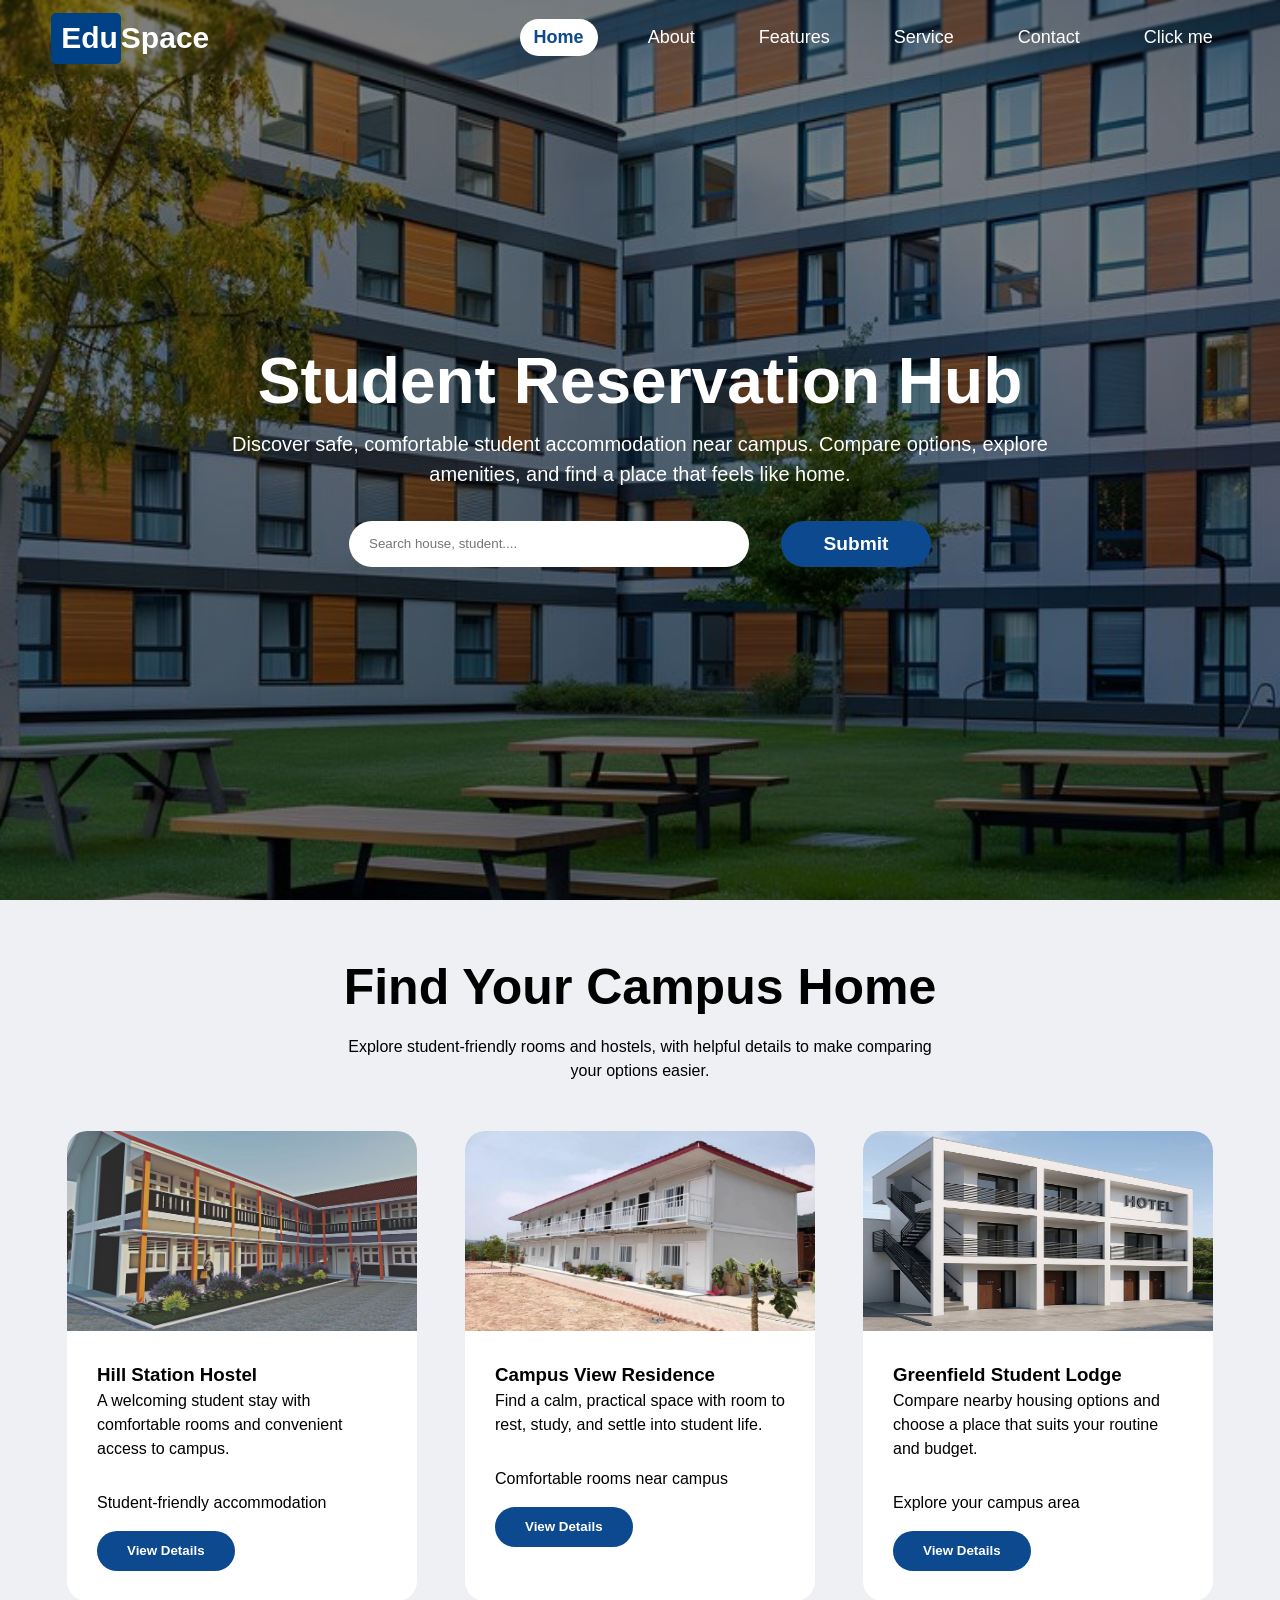
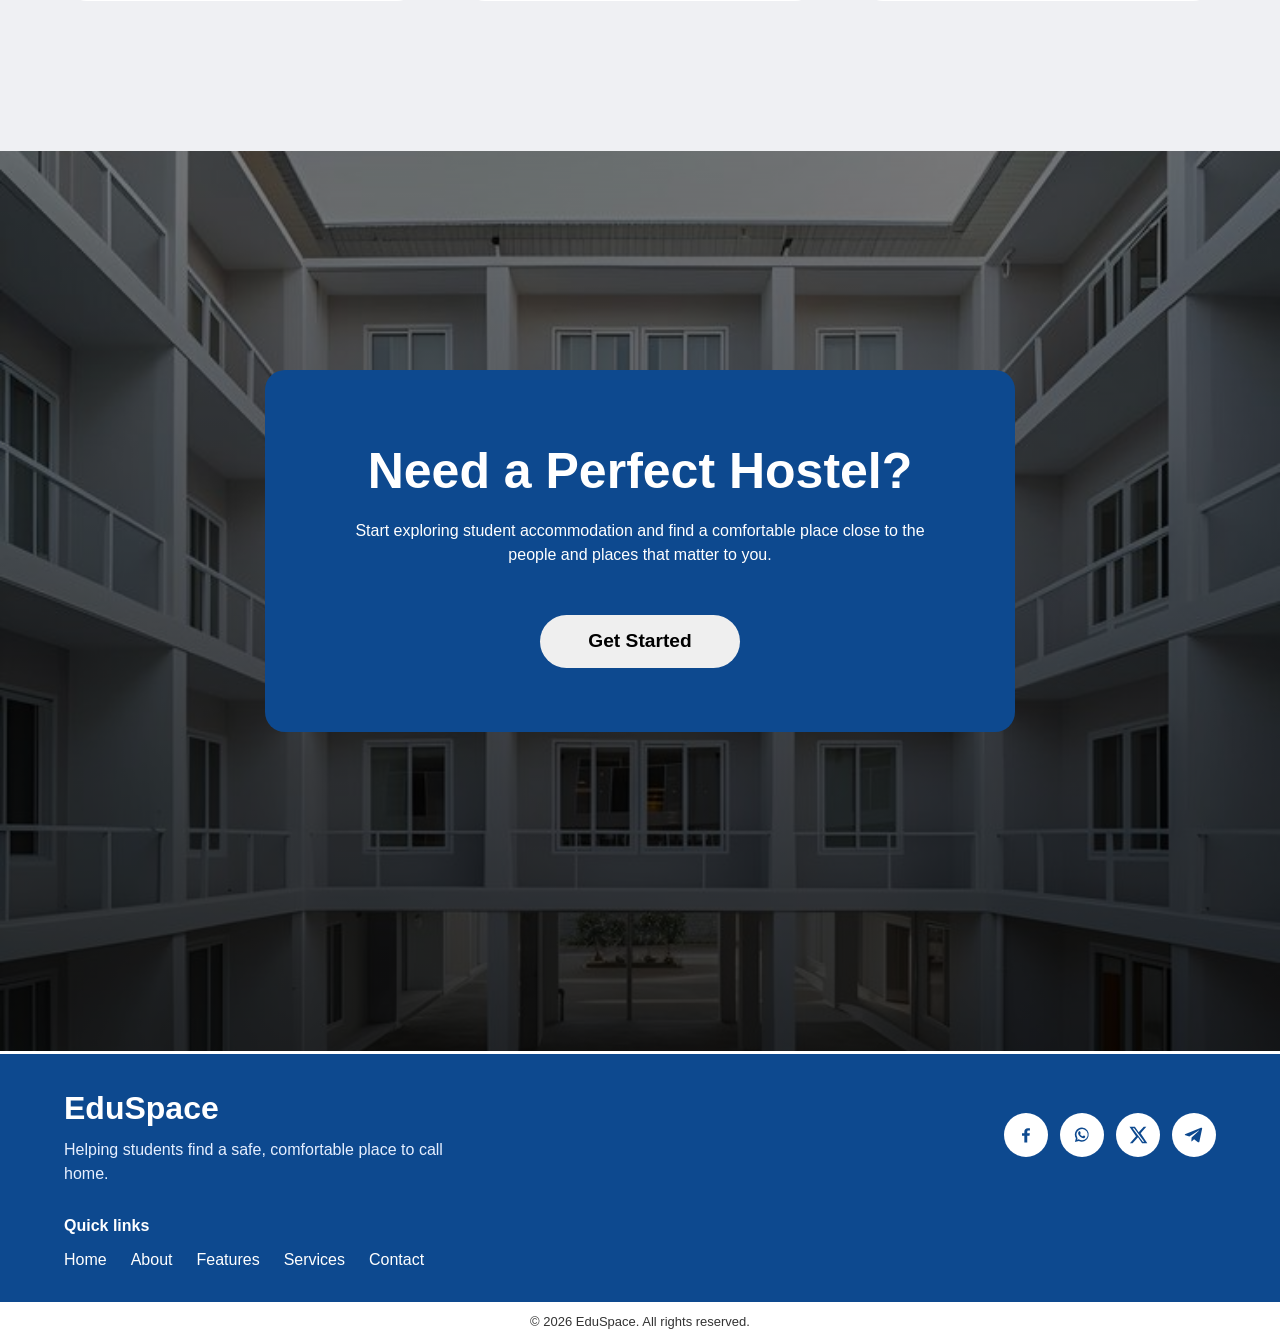
<file: index.html>
<!doctype html>
<html lang="en">
  <head>
    <meta charset="UTF-8" />
    <meta name="viewport" content="width=device-width, initial-scale=1.0" />
    <link rel="stylesheet" href="/styles/style.css" />
    <link rel="stylesheet" href="/styles/responsiveness/large_screen.css" />
    <link rel="stylesheet" href="/styles/responsiveness/small_screen.css" />
    <link rel="stylesheet" href="/styles/responsiveness/home.css" />
    <title>Assignment 1</title>
  </head>
  <body class="home-page">
    <header>
      <nav>
        <div class="logo"><span class="logo-half">Edu</span>Space</div>
        <!-- <div class="logo"><a href="./index.html">EduSpace</a></div> -->
        <input class="menu-checkbox" type="checkbox" id="menu-toggle" />
        <label
          class="menu-toggle"
          for="menu-toggle"
          aria-label="Toggle navigation"
        >
          <span></span>
          <span></span>
          <span></span>
        </label>

        <ul>
          <li><a href="index.html" aria-current="page">Home</a></li>
          <li><a href="/pages/about.html">About</a></li>
          <li><a href="/pages/features.html">Features</a></li>
          <li><a href="/pages/services.html">Service</a></li>
          <li><a href="/pages/contact.html">Contact</a></li>

          <li><a href="rex.html">Click me</a></li>
        </ul>
      </nav>
    </header>

    <section class="hero">
      <div class="bg-layer">
        <div class="hero-content">
          <div class="hero-text">
            <h1 class="h1-text">Student Reservation Hub</h1>
            <p class="p-text">
              Discover safe, comfortable student accommodation near campus.
              Compare options, explore amenities, and find a place that feels
              like home.
            </p>
          </div>

          <div class="input-container">
            <input type="text" placeholder="Search house, student...." />
            <button>Submit</button>
          </div>
          <!-- <div class="availability-box">
          <div class="availability-box-content">
            <div class="text">
              <p>Make your next move with confidence.</p>
              <h3>Find a place to call home.</h3>
            </div>
            <div class="input-box">
              <input type="date" name="" id="" />
              <input type="date" name="" id="" />
            </div>
            <div class="check-btn-container">
              <button type="submit" class="check-btn">Submit</button>
            </div>
          </div>
        </div> -->
        </div>
      </div>
    </section>

    <section class="house-listing">
      <div class="section-container">
        <div class="section-header">
          <h2 class="h2-text">Find Your Campus Home</h2>
          <p class="p-text">
            Explore student-friendly rooms and hostels, with helpful details to
            make comparing your options easier.
          </p>
        </div>

        <!-- The Popover Modal Component -->
        <div id="hostel-popover" popover>
          <div class="popover-container">
            <!-- Left Column: Image -->
            <div class="popover-media">
              <img
                src="assets/images/image10.jpeg"
                alt="Hill Station Hostel Exterior"
              />
            </div>

            <!-- Right Column: Text & Content -->
            <div class="popover-content">
              <div class="popover-header">
                <h2>Hill Station Hostel</h2>
                <div class="rating">⭐ 4.8 / 5.0</div>
              </div>

              <p class="popover-description">
                Enjoy a welcoming place to study and relax, with convenient
                campus access, comfortable rooms, and useful shared amenities.
              </p>

              <div class="popover-footer">
                <!-- Close Button -->
                <button
                  popovertarget="hostel-popover"
                  popovertargetaction="hide"
                  class="close-btn"
                >
                  Close
                </button>
              </div>
            </div>
          </div>
        </div>

        <div class="listing-card-container">
          <div class="card">
            <div class="card-img">
              <img src="assets/images/image4.jpeg" alt="" />
            </div>
            <div class="card-bottom-content">
              <div class="card-header">
                <h3 class="h3-text">Hill Station Hostel</h3>
              </div>
              <div class="card-par">
                <p>
                  A welcoming student stay with comfortable rooms and convenient
                  access to campus.
                </p>
              </div>

              <div class="card-footer">
                <p>Student-friendly accommodation</p>
                <button popovertarget="hostel-popover">View Details</button>
              </div>
            </div>
          </div>

          <div class="card">
            <div class="card-img">
              <img src="assets/images/image7.jpeg" alt="" />
            </div>
            <div class="card-bottom-content">
              <div class="card-header">
                <h3 class="h3-text">Campus View Residence</h3>
              </div>
              <div class="card-par">
                <p>
                  Find a calm, practical space with room to rest, study, and
                  settle into student life.
                </p>
              </div>

              <div class="card-footer">
                <p>Comfortable rooms near campus</p>
                <button>View Details</button>
              </div>
            </div>
          </div>
          <div class="card">
            <div class="card-img">
              <img src="assets/images/image3.jpeg" alt="" />
            </div>
            <div class="card-bottom-content">
              <div class="card-header">
                <h3 class="h3-text">Greenfield Student Lodge</h3>
              </div>
              <div class="card-par">
                <p>
                  Compare nearby housing options and choose a place that suits
                  your routine and budget.
                </p>
              </div>

              <div class="card-footer">
                <p>Explore your campus area</p>
                <button>View Details</button>
              </div>
            </div>
          </div>
        </div>
      </div>
    </section>

    <!-- CTA Section -->
    <section class="cta-section">
      <div class="section-container">
        <div class="cta-container">
          <div class="section-header">
            <h2 class="h2-text">Need a Perfect Hostel?</h2>
            <p class="p-text">
              Start exploring student accommodation and find a comfortable place
              close to the people and places that matter to you.
            </p>
          </div>
          <div class="input-container">
            <!-- <input type="text" placeholder="Search house, student...." /> -->
            <button>Get Started</button>
          </div>
        </div>
      </div>
    </section>

    <!-- Footer section -->
    <footer>
      <div class="footer-container">
        <div class="footer-head">
          <div class="footer-brand">
            <h1>EduSpace</h1>
            <p>Helping students find a safe, comfortable place to call home.</p>
          </div>
          <div class="sm-icons">
            <ul>
              <a
                href="https://www.facebook.com/"
                target="_blank"
                rel="noopener noreferrer"
                aria-label="Visit Facebook"
              >
                <li>
                  <svg viewBox="0 0 24 24" aria-hidden="true">
                    <path
                      d="M13.5 21v-8h2.7l.4-3h-3.1V8.1c0-.9.3-1.5 1.6-1.5h1.6V3.9c-.3 0-1.3-.1-2.5-.1-2.5 0-4.2 1.5-4.2 4.3V10H7.2v3h2.8v8h3.5z"
                    />
                  </svg>
                </li>
              </a>
              <a
                href="https://www.whatsapp.com/"
                target="_blank"
                rel="noopener noreferrer"
                aria-label="Visit WhatsApp"
              >
                <li>
                  <svg viewBox="0 0 24 24" aria-hidden="true">
                    <path
                      d="M12 3a8.5 8.5 0 0 0-7.3 12.9L3.5 20.5l4.7-1.2A8.5 8.5 0 1 0 12 3zm0 15.4a6.8 6.8 0 0 1-3.5-1l-.3-.2-2.1.6.6-2-.2-.3A6.8 6.8 0 1 1 12 18.4zm3.7-5.1c-.2-.1-1.2-.6-1.4-.6s-.3-.1-.5.1-.5.6-.7.7-.2.2-.4.1a5.6 5.6 0 0 1-1.7-1.1 6.3 6.3 0 0 1-1.2-1.5c-.1-.2 0-.3.1-.4l.3-.4.2-.3c.1-.1 0-.3 0-.4s-.5-1.2-.7-1.6-.4-.3-.5-.3h-.4c-.1 0-.4.1-.6.3s-.8.8-.8 1.9.8 2.2.9 2.4a9.1 9.1 0 0 0 3.5 3.1c.5.2.9.4 1.2.4.5.2 1 .1 1.4.1s1.2-.5 1.3-1 .2-1 .1-1.1-.2-.2-.4-.3z"
                    />
                  </svg>
                </li>
              </a>
              <a
                href="https://x.com/"
                target="_blank"
                rel="noopener noreferrer"
                aria-label="Visit X"
              >
                <li>
                  <svg viewBox="0 0 24 24" aria-hidden="true">
                    <path
                      d="M18.9 2H22l-6.8 7.8L23.2 22h-6.3L12 14.6 5.5 22H2.3l7.3-8.4L1.8 2h6.5l4.5 6.8L18.9 2zm-1.1 18h1.7L7.3 3.9H5.5L17.8 20z"
                    />
                  </svg>
                </li>
              </a>
              <a
                href="https://telegram.org/"
                target="_blank"
                rel="noopener noreferrer"
                aria-label="Visit Telegram"
              >
                <li>
                  <svg viewBox="0 0 24 24" aria-hidden="true">
                    <path
                      d="m21.8 4.2-3.3 15.5c-.2 1.1-.8 1.4-1.7.9l-4.7-3.5-2.3 2.2c-.3.3-.5.5-1 .5l.3-4.8 8.8-8c.4-.3-.1-.5-.6-.2L6.4 13.7l-4.7-1.5c-1-.3-1-1 .2-1.5L20.3 3.4c.9-.3 1.7.2 1.5.8z"
                    />
                  </svg>
                </li>
              </a>
            </ul>
          </div>
        </div>
        <nav class="footer-links" aria-label="Quick links">
          <h2>Quick links</h2>
          <ul>
            <li><a href="/index.html">Home</a></li>
            <li><a href="/pages/about.html">About</a></li>
            <li><a href="/pages/features.html">Features</a></li>
            <li><a href="/pages/services.html">Services</a></li>
            <li><a href="/pages/contact.html">Contact</a></li>
          </ul>
        </nav>
      </div>
      <div class="footer-copy">&copy; 2026 EduSpace. All rights reserved.</div>
    </footer>
  </body>
</html>
</file>
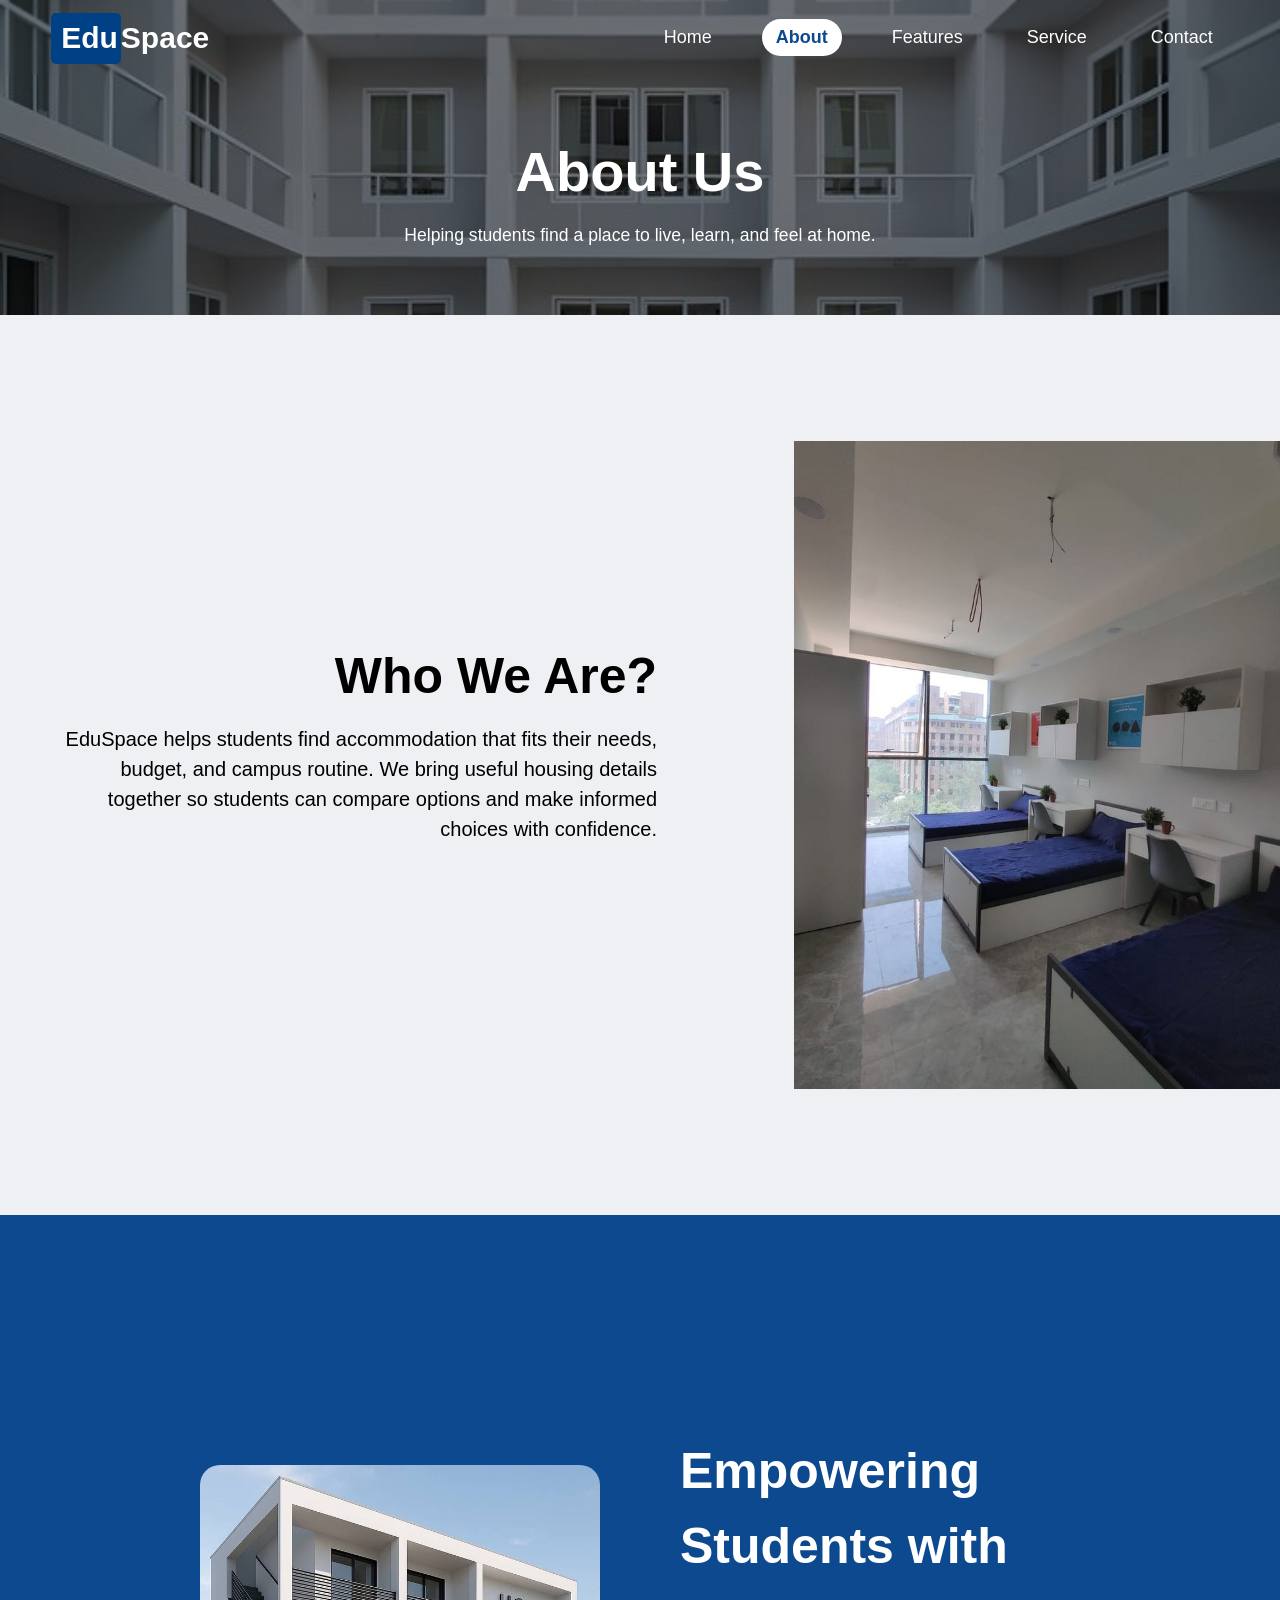
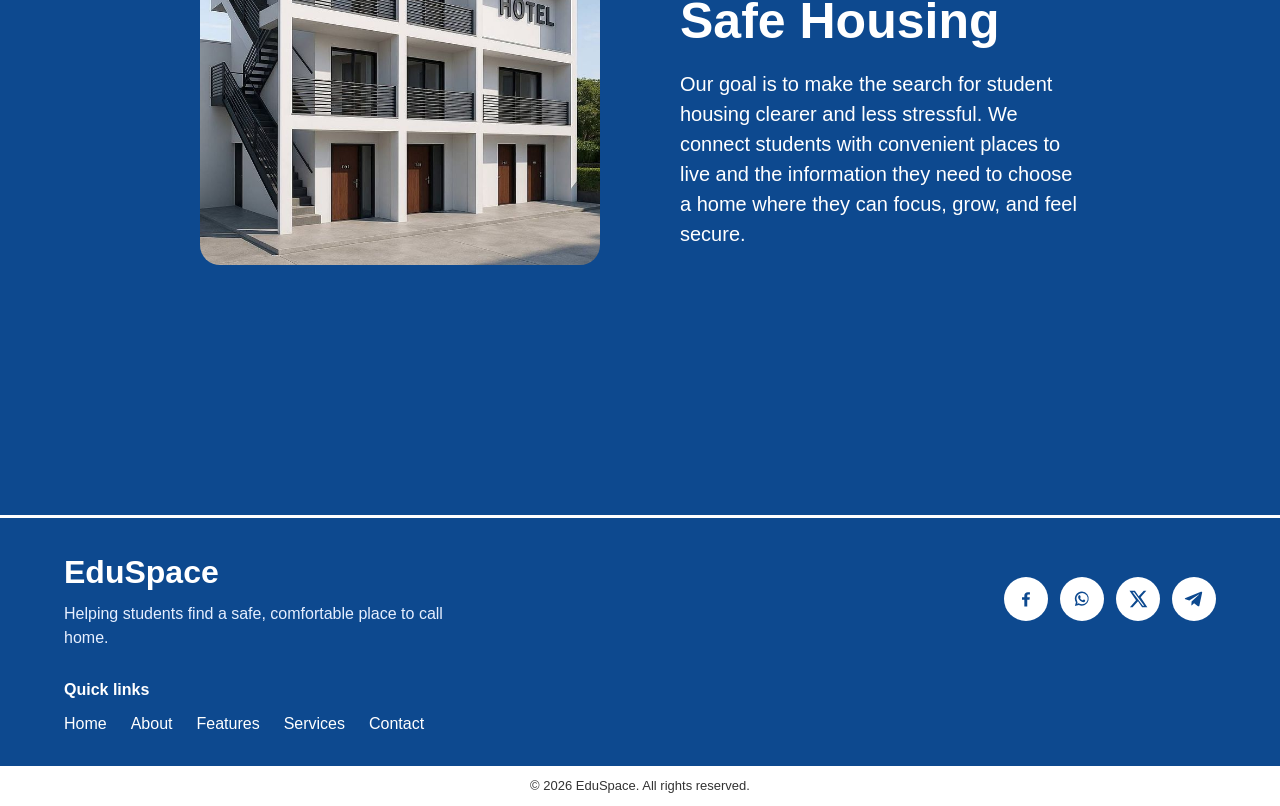
<file: pages/about.html>
<!doctype html>
<html lang="en">
  <head>
    <meta charset="UTF-8" />
    <meta name="viewport" content="width=device-width, initial-scale=1.0" />
    <link rel="stylesheet" href="/styles/style.css" />
    <link rel="stylesheet" href="/styles/about.css" />
    <link rel="stylesheet" href="/styles/responsiveness/large_screen.css" />
    <link rel="stylesheet" href="/styles/responsiveness/small_screen.css">
    <link rel="stylesheet" href="/styles/responsiveness/about.css" />

    <title>About Page</title>
  </head>
  <body class="interior-page">
    <header>
      <nav>
        <div class="logo"><span class="logo-half">Edu</span>Space</div>
        <input class="menu-checkbox" type="checkbox" id="menu-toggle" />
        <label class="menu-toggle" for="menu-toggle" aria-label="Toggle navigation">
          <span></span>
          <span></span>
          <span></span>
        </label>

        <ul>
          <li><a href="/index.html">Home</a></li>
          <li><a href="/pages/about.html" aria-current="page">About</a></li>
          <li><a href="/pages/features.html">Features</a></li>
          <li><a href="/pages/services.html">Service</a></li>
          <li><a href="/pages/contact.html">Contact</a></li>
        </ul>
      </nav>
    </header>

    <section class="about-hero">
      <div class="bg-layer">
        <div class="hero-content">
          <div class="hero-text">
            <h1 class="h1-text">About Us</h1>
            <p>Helping students find a place to live, learn, and feel at home.</p>
          </div>
        </div>
      </div>
    </section>

    <!-- about us section -->
    <section class="about-us about">
      <div class="section-container">
        <div class="section-header">
          <h2 class="h2-text">Who We Are?</h2>
          <p class="p-text">
            EduSpace helps students find accommodation that fits their needs,
            budget, and campus routine. We bring useful housing details together
            so students can compare options and make informed choices with
            confidence.
          </p>
        </div>
        <div class="about-img-container">
          <img src="/assets/images/image9.jpeg" alt="" />
        </div>
      </div>
    </section>

    <!-- Mission section -->
    <section class="about-us mission">
      <div class="section-container">
        <div class="about-img-container">
          <img src="/assets/images/image3.jpeg" alt="" />
        </div>
        <div class="section-header">
          <h2 class="h2-text">Empowering Students with Safe Housing</h2>
          <p class="p-text">
            Our goal is to make the search for student housing clearer and less
            stressful. We connect students with convenient places to live and
            the information they need to choose a home where they can focus,
            grow, and feel secure.
          </p>
        </div>
       
      </div>
    </section>

    <!-- Footer section -->
    <footer>
      <div class="footer-container">
        <div class="footer-head">
          <div class="footer-brand">
            <h1>EduSpace</h1>
            <p>Helping students find a safe, comfortable place to call home.</p>
          </div>
          <div class="sm-icons">
            <ul>
              <a href="https://www.facebook.com/" target="_blank" rel="noopener noreferrer" aria-label="Visit Facebook">
                <li>
                  <svg viewBox="0 0 24 24" aria-hidden="true"><path d="M13.5 21v-8h2.7l.4-3h-3.1V8.1c0-.9.3-1.5 1.6-1.5h1.6V3.9c-.3 0-1.3-.1-2.5-.1-2.5 0-4.2 1.5-4.2 4.3V10H7.2v3h2.8v8h3.5z"/></svg>
                </li>
              </a>
              <a href="https://www.whatsapp.com/" target="_blank" rel="noopener noreferrer" aria-label="Visit WhatsApp">
                <li>
                  <svg viewBox="0 0 24 24" aria-hidden="true"><path d="M12 3a8.5 8.5 0 0 0-7.3 12.9L3.5 20.5l4.7-1.2A8.5 8.5 0 1 0 12 3zm0 15.4a6.8 6.8 0 0 1-3.5-1l-.3-.2-2.1.6.6-2-.2-.3A6.8 6.8 0 1 1 12 18.4zm3.7-5.1c-.2-.1-1.2-.6-1.4-.6s-.3-.1-.5.1-.5.6-.7.7-.2.2-.4.1a5.6 5.6 0 0 1-1.7-1.1 6.3 6.3 0 0 1-1.2-1.5c-.1-.2 0-.3.1-.4l.3-.4.2-.3c.1-.1 0-.3 0-.4s-.5-1.2-.7-1.6-.4-.3-.5-.3h-.4c-.1 0-.4.1-.6.3s-.8.8-.8 1.9.8 2.2.9 2.4a9.1 9.1 0 0 0 3.5 3.1c.5.2.9.4 1.2.4.5.2 1 .1 1.4.1s1.2-.5 1.3-1 .2-1 .1-1.1-.2-.2-.4-.3z"/></svg>
                </li>
              </a>
              <a href="https://x.com/" target="_blank" rel="noopener noreferrer" aria-label="Visit X">
                <li>
                  <svg viewBox="0 0 24 24" aria-hidden="true"><path d="M18.9 2H22l-6.8 7.8L23.2 22h-6.3L12 14.6 5.5 22H2.3l7.3-8.4L1.8 2h6.5l4.5 6.8L18.9 2zm-1.1 18h1.7L7.3 3.9H5.5L17.8 20z"/></svg>
                </li>
              </a>
              <a href="https://telegram.org/" target="_blank" rel="noopener noreferrer" aria-label="Visit Telegram">
                <li>
                  <svg viewBox="0 0 24 24" aria-hidden="true"><path d="m21.8 4.2-3.3 15.5c-.2 1.1-.8 1.4-1.7.9l-4.7-3.5-2.3 2.2c-.3.3-.5.5-1 .5l.3-4.8 8.8-8c.4-.3-.1-.5-.6-.2L6.4 13.7l-4.7-1.5c-1-.3-1-1 .2-1.5L20.3 3.4c.9-.3 1.7.2 1.5.8z"/></svg>
                </li>
              </a>
            </ul>
          </div>
        </div>
        <nav class="footer-links" aria-label="Quick links">
          <h2>Quick links</h2>
          <ul>
            <li><a href="/index.html">Home</a></li>
            <li><a href="/pages/about.html">About</a></li>
            <li><a href="/pages/features.html">Features</a></li>
            <li><a href="/pages/services.html">Services</a></li>
            <li><a href="/pages/contact.html">Contact</a></li>
          </ul>
        </nav>
      </div>
      <div class="footer-copy">&copy; 2026 EduSpace. All rights reserved.</div>
    </footer>
  </body>
</html>
</file>
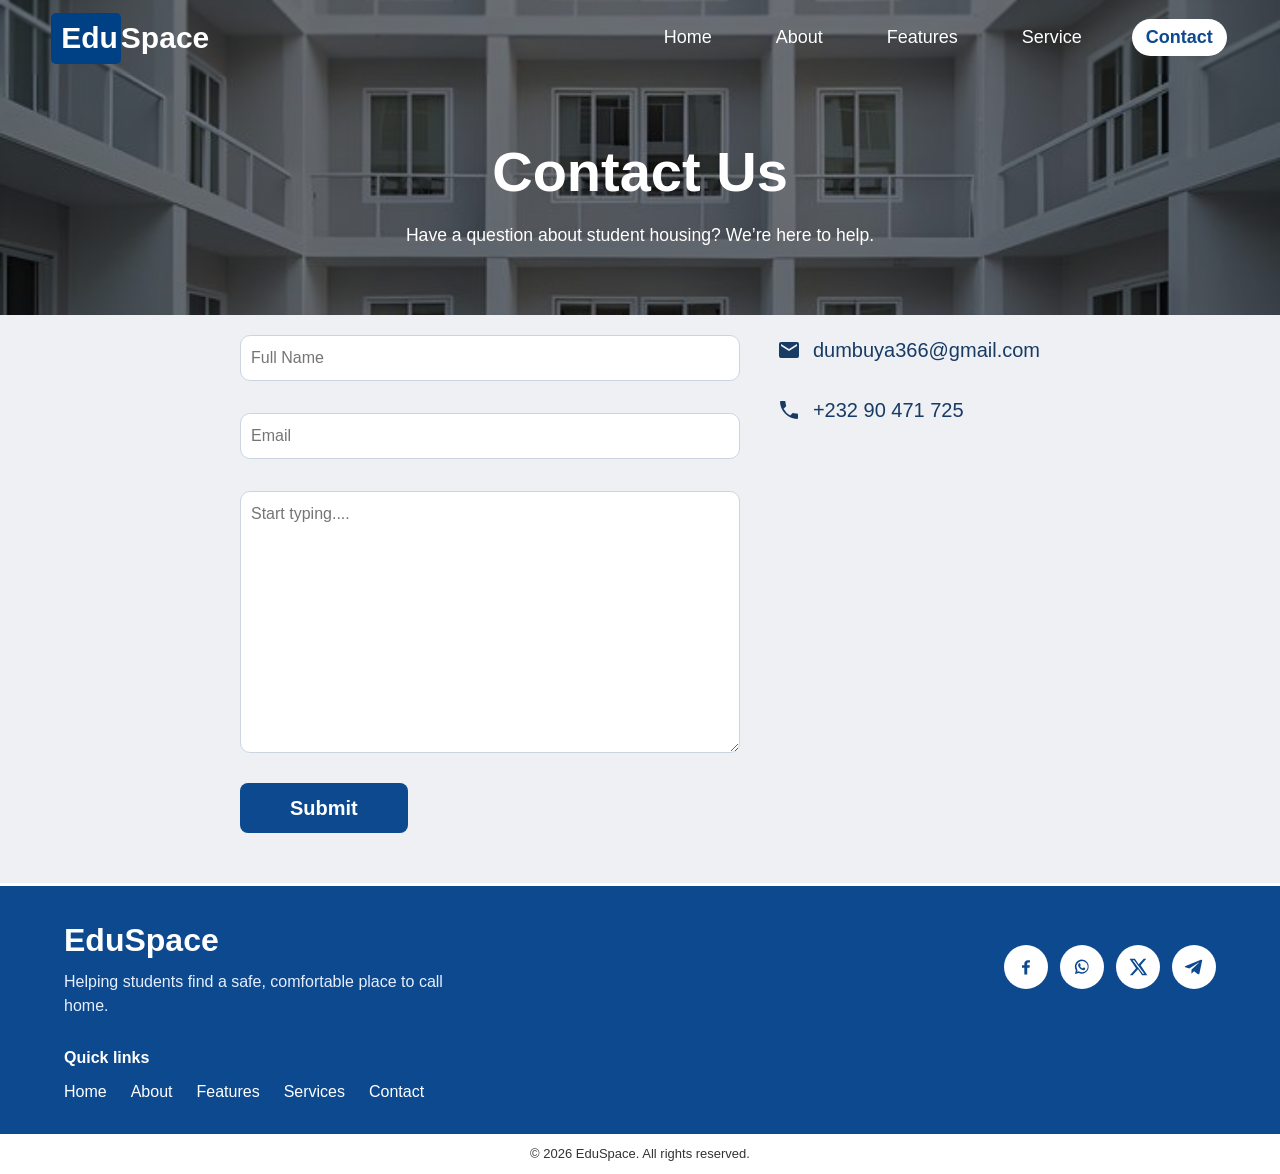
<file: pages/contact.html>
<!doctype html>
<html lang="en">
  <head>
    <meta charset="UTF-8" />
    <meta name="viewport" content="width=device-width, initial-scale=1.0" />
    <link rel="stylesheet" href="/styles/style.css" />
    <link rel="stylesheet" href="/styles/contact.css" />
    <link rel="stylesheet" href="/styles/responsiveness/large_screen.css" />
    <link rel="stylesheet" href="/styles/responsiveness/small_screen.css" />
    <link rel="stylesheet" href="/styles/responsiveness/contact.css" />
    <title>Contact Page</title>
  </head>
  <body class="interior-page">
    <header>
      <nav>
        <div class="logo"><span class="logo-half">Edu</span>Space</div>
        <input class="menu-checkbox" type="checkbox" id="menu-toggle" />
        <label
          class="menu-toggle"
          for="menu-toggle"
          aria-label="Toggle navigation"
        >
          <span></span>
          <span></span>
          <span></span>
        </label>

        <ul>
          <li><a href="index.html">Home</a></li>
          <li><a href="/pages/about.html">About</a></li>
          <li><a href="/pages/features.html">Features</a></li>
          <li><a href="/pages/services.html">Service</a></li>
          <li><a href="/pages/contact.html" aria-current="page">Contact</a></li>
        </ul>
      </nav>
    </header>

    <section class="contact-hero">
      <div class="hero-content">
        <div class="hero-text">
          <h1>Contact Us</h1>
          <p>Have a question about student housing? We’re here to help.</p>
        </div>
      </div>
    </section>

    <section class="contact-section">
      <div class="section-container">
        <div class="contact-body-content">
          <div class="form-left-content">
            <form action="" method="post">
              <input type="text" name="" id="" placeholder="Full Name" />
              <input type="email" name="" id="" placeholder="Email" />
              <textarea
                name=""
                id=""
                rows="10px"
                placeholder="Start typing...."
              ></textarea>
            </form>
            <button>Submit</button>
          </div>

          <div class="form-right-content">
            <ul>
              <li>
                <svg viewBox="0 0 24 24" aria-hidden="true">
                  <path d="M20 4H4a2 2 0 0 0-2 2v12a2 2 0 0 0 2 2h16a2 2 0 0 0 2-2V6a2 2 0 0 0-2-2zm0 4-8 5-8-5V6l8 5 8-5v2z" />
                </svg>
                <a href="mailto:dumbuya366@gmail.com">dumbuya366@gmail.com</a>
              </li>
              <li>
                <svg viewBox="0 0 24 24" aria-hidden="true">
                  <path d="M6.6 10.8a15.1 15.1 0 0 0 6.6 6.6l2.2-2.2a1 1 0 0 1 1-.2 11.4 11.4 0 0 0 3.6.6 1 1 0 0 1 1 1V20a1 1 0 0 1-1 1A17.9 17.9 0 0 1 3 4a1 1 0 0 1 1-1h3.5a1 1 0 0 1 1 1 11.4 11.4 0 0 0 .6 3.6 1 1 0 0 1-.2 1z" />
                </svg>
                <a href="tel:+23290471725">+232 90 471 725</a>
              </li>
            </ul>
          </div>
        </div>
      </div>
    </section>

    <!-- Footer section -->
    <footer>
      <div class="footer-container">
        <div class="footer-head">
          <div class="footer-brand">
            <h1>EduSpace</h1>
            <p>Helping students find a safe, comfortable place to call home.</p>
          </div>
          <div class="sm-icons">
            <ul>
              <a href="https://www.facebook.com/" target="_blank" rel="noopener noreferrer" aria-label="Visit Facebook">
                <li>
                  <svg viewBox="0 0 24 24" aria-hidden="true"><path d="M13.5 21v-8h2.7l.4-3h-3.1V8.1c0-.9.3-1.5 1.6-1.5h1.6V3.9c-.3 0-1.3-.1-2.5-.1-2.5 0-4.2 1.5-4.2 4.3V10H7.2v3h2.8v8h3.5z"/></svg>
                </li>
              </a>
              <a href="https://www.whatsapp.com/" target="_blank" rel="noopener noreferrer" aria-label="Visit WhatsApp">
                <li>
                  <svg viewBox="0 0 24 24" aria-hidden="true"><path d="M12 3a8.5 8.5 0 0 0-7.3 12.9L3.5 20.5l4.7-1.2A8.5 8.5 0 1 0 12 3zm0 15.4a6.8 6.8 0 0 1-3.5-1l-.3-.2-2.1.6.6-2-.2-.3A6.8 6.8 0 1 1 12 18.4zm3.7-5.1c-.2-.1-1.2-.6-1.4-.6s-.3-.1-.5.1-.5.6-.7.7-.2.2-.4.1a5.6 5.6 0 0 1-1.7-1.1 6.3 6.3 0 0 1-1.2-1.5c-.1-.2 0-.3.1-.4l.3-.4.2-.3c.1-.1 0-.3 0-.4s-.5-1.2-.7-1.6-.4-.3-.5-.3h-.4c-.1 0-.4.1-.6.3s-.8.8-.8 1.9.8 2.2.9 2.4a9.1 9.1 0 0 0 3.5 3.1c.5.2.9.4 1.2.4.5.2 1 .1 1.4.1s1.2-.5 1.3-1 .2-1 .1-1.1-.2-.2-.4-.3z"/></svg>
                </li>
              </a>
              <a href="https://x.com/" target="_blank" rel="noopener noreferrer" aria-label="Visit X">
                <li>
                  <svg viewBox="0 0 24 24" aria-hidden="true"><path d="M18.9 2H22l-6.8 7.8L23.2 22h-6.3L12 14.6 5.5 22H2.3l7.3-8.4L1.8 2h6.5l4.5 6.8L18.9 2zm-1.1 18h1.7L7.3 3.9H5.5L17.8 20z"/></svg>
                </li>
              </a>
              <a href="https://telegram.org/" target="_blank" rel="noopener noreferrer" aria-label="Visit Telegram">
                <li>
                  <svg viewBox="0 0 24 24" aria-hidden="true"><path d="m21.8 4.2-3.3 15.5c-.2 1.1-.8 1.4-1.7.9l-4.7-3.5-2.3 2.2c-.3.3-.5.5-1 .5l.3-4.8 8.8-8c.4-.3-.1-.5-.6-.2L6.4 13.7l-4.7-1.5c-1-.3-1-1 .2-1.5L20.3 3.4c.9-.3 1.7.2 1.5.8z"/></svg>
                </li>
              </a>
            </ul>
          </div>
        </div>
        <nav class="footer-links" aria-label="Quick links">
          <h2>Quick links</h2>
          <ul>
            <li><a href="/index.html">Home</a></li>
            <li><a href="/pages/about.html">About</a></li>
            <li><a href="/pages/features.html">Features</a></li>
            <li><a href="/pages/services.html">Services</a></li>
            <li><a href="/pages/contact.html">Contact</a></li>
          </ul>
        </nav>
      </div>
      <div class="footer-copy">&copy; 2026 EduSpace. All rights reserved.</div>
    </footer>
  </body>
</html>
</file>
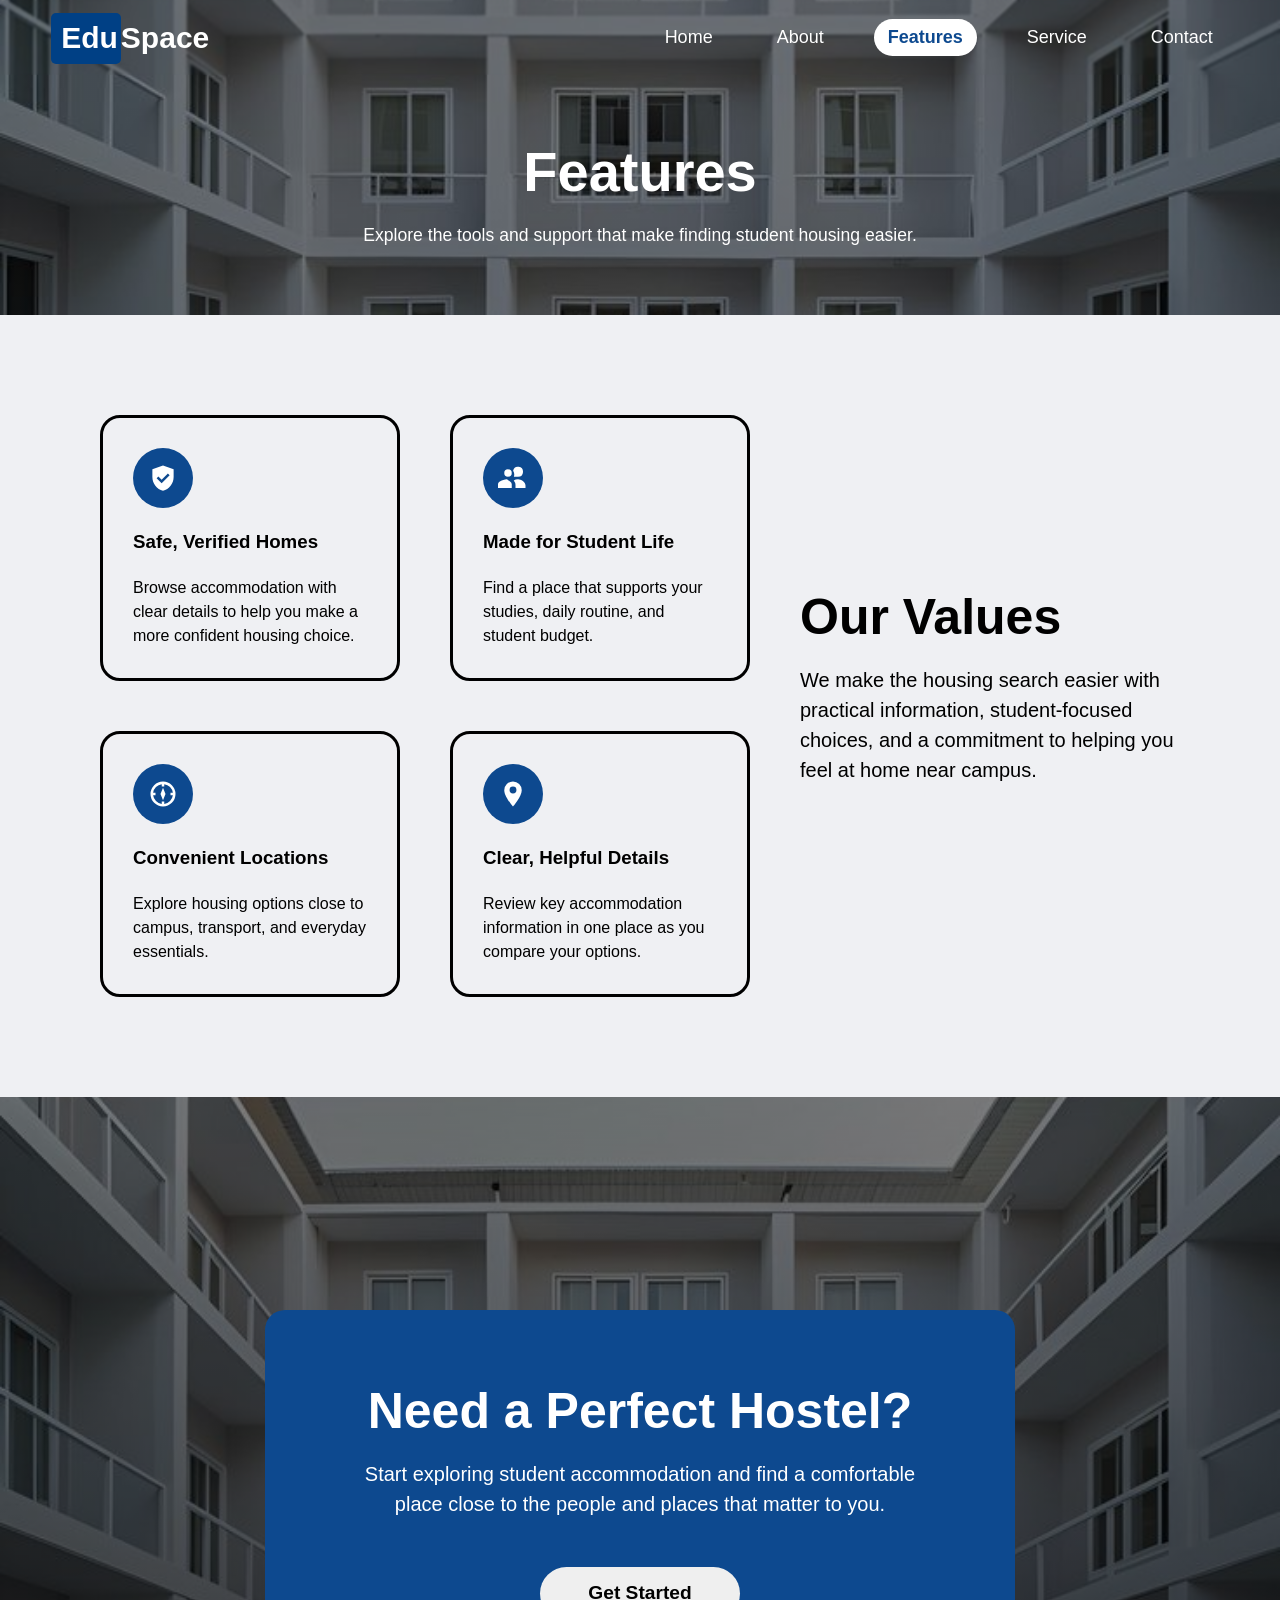
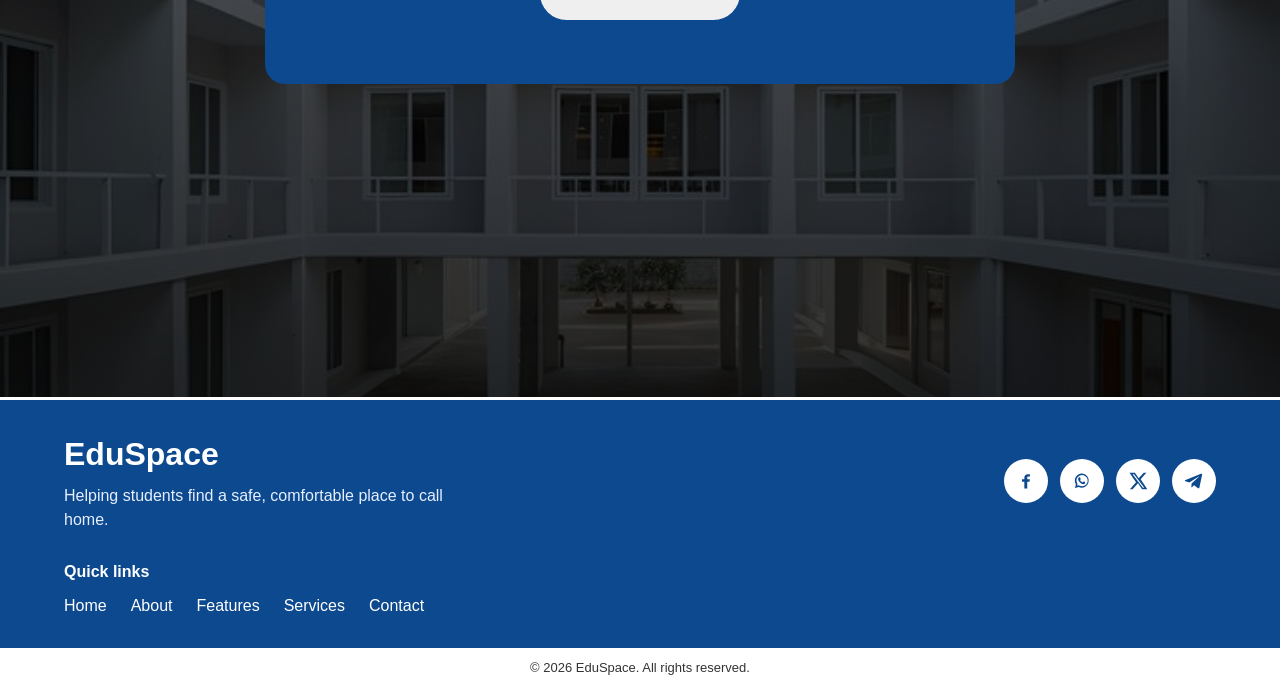
<file: pages/features.html>
<!doctype html>
<html lang="en">
  <head>
    <meta charset="UTF-8" />
    <meta name="viewport" content="width=device-width, initial-scale=1.0" />
    <link rel="stylesheet" href="/styles/style.css" />
    <link rel="stylesheet" href="/styles/about.css" />
    <link rel="stylesheet" href="/styles/features.css" />
    
    <link rel="stylesheet" href="/styles/responsiveness/large_screen.css" />
    <link rel="stylesheet" href="/styles/responsiveness/small_screen.css" />
    <link rel="stylesheet" href="/styles/responsiveness/features.css" />

    <title>Features Page</title>
  </head>
  <body class="interior-page">
    <header>
      <nav>
        <div class="logo"><span class="logo-half">Edu</span>Space</div>
        <input class="menu-checkbox" type="checkbox" id="menu-toggle" />
        <label class="menu-toggle" for="menu-toggle" aria-label="Toggle navigation">
          <span></span>
          <span></span>
          <span></span>
        </label>

        <ul>
          <li><a href="/index.html">Home</a></li>
          <li><a href="/pages/about.html">About</a></li>
          <li><a href="/pages/features.html" aria-current="page">Features</a></li>
          <li><a href="/pages/services.html">Service</a></li>
          <li><a href="/pages/contact.html">Contact</a></li>
        </ul>
      </nav>
    </header>

    <section class="about-hero">
      <div class="bg-layer">
        <div class="hero-content">
          <div class="hero-text">
            <h1 class="h1-text">Features</h1>
            <p>Explore the tools and support that make finding student housing easier.</p>
          </div>
        </div>
      </div>
    </section>

    <!-- Features Listing -->
    <section class="features-listing">
      <div class="section-container">
        <div class="section-header">
          <h2 class="h2-text">Our Values</h2>
          <p class="p-text">
            We make the housing search easier with practical information,
            student-focused choices, and a commitment to helping you feel at
            home near campus.
          </p>
        </div>

        <div class="feature-listing-container">
          <div class="card">
            <div class="card-icon">
              <div class="icon"><svg viewBox="0 0 24 24" aria-hidden="true"><path d="M12 2 3.5 5v6.1c0 5.2 3.6 9.9 8.5 11.1 4.9-1.2 8.5-5.9 8.5-11.1V5L12 2zm-1.1 14.2-4-4 1.4-1.4 2.6 2.6 5-5 1.4 1.4-6.4 6.4z"/></svg></div>
            </div>
            <div class="card-content">
              <h3 class="h3-text">Safe, Verified Homes</h3>
            </div>
            <div class="card-para">
              <p>
                Browse accommodation with clear details to help you make a more
                confident housing choice.
              </p>
            </div>
          </div>
          <div class="card">
            <div class="card-icon">
              <div class="icon"><svg viewBox="0 0 24 24" aria-hidden="true"><path d="M16 11a4 4 0 1 0-3.9-4.9A5.8 5.8 0 0 1 13 9c0 .7-.1 1.3-.3 1.9L13 11h3zm-8 0a3 3 0 1 0 0-6 3 3 0 0 0 0 6zm8 2c-1.3 0-2.5.3-3.4.9A5.9 5.9 0 0 1 14 18v2h8v-2c0-2.8-3.6-5-6-5zM8 13c-2.7 0-8 1.3-8 4v3h11v-3c0-2.7-5.3-4-3-4z"/></svg></div>
            </div>
            <div class="card-content">
              <h3 class="h3-text">Made for Student Life</h3>
            </div>
            <div class="card-para">
              <p>
                Find a place that supports your studies, daily routine, and
                student budget.
              </p>
            </div>
          </div>
          <div class="card">
            <div class="card-icon">
              <div class="icon"><svg viewBox="0 0 24 24" aria-hidden="true"><path d="M12 2a10 10 0 1 0 0 20 10 10 0 0 0 0-20zm1 17.9V18h-2v1.9A8 8 0 0 1 4.1 13H6v-2H4.1A8 8 0 0 1 11 4.1V6h2V4.1a8 8 0 0 1 6.9 6.9H18v2h1.9a8 8 0 0 1-6.9 6.9zM12 7l-2 5 2 5 2-5-2-5z"/></svg></div>
            </div>
            <div class="card-content">
              <h3 class="h3-text">Convenient Locations</h3>
            </div>
            <div class="card-para">
              <p>
                Explore housing options close to campus, transport, and everyday
                essentials.
              </p>
            </div>
          </div>
          <div class="card">
            <div class="card-icon">
              <div class="icon"><svg viewBox="0 0 24 24" aria-hidden="true"><path d="M12 2a7 7 0 0 0-7 7c0 5.2 7 13 7 13s7-7.8 7-13a7 7 0 0 0-7-7zm0 9.5A2.5 2.5 0 1 1 12 6a2.5 2.5 0 0 1 0 5.5z"/></svg></div>
            </div>
            <div class="card-content">
              <h3 class="h3-text">Clear, Helpful Details</h3>
            </div>
            <div class="card-para">
              <p>
                Review key accommodation information in one place as you
                compare your options.
              </p>
            </div>
          </div>
        </div>
      </div>
    </section>

    <!-- CTA Section -->
    <section class="cta-section">
      <div class="section-container">
        <div class="cta-container">
          <div class="section-header">
            <h2 class="h2-text">Need a Perfect Hostel?</h2>
            <p class="p-text">
              Start exploring student accommodation and find a comfortable
              place close to the people and places that matter to you.
            </p>
          </div>
          <div class="input-container">
            <!-- <input type="text" placeholder="Search house, student...." /> -->
            <button>Get Started</button>
          </div>
        </div>
      </div>
    </section>

    <!-- Footer section -->
    <footer>
      <div class="footer-container">
        <div class="footer-head">
          <div class="footer-brand">
            <h1>EduSpace</h1>
            <p>Helping students find a safe, comfortable place to call home.</p>
          </div>
          <div class="sm-icons">
            <ul>
              <a href="https://www.facebook.com/" target="_blank" rel="noopener noreferrer" aria-label="Visit Facebook">
                <li>
                  <svg viewBox="0 0 24 24" aria-hidden="true"><path d="M13.5 21v-8h2.7l.4-3h-3.1V8.1c0-.9.3-1.5 1.6-1.5h1.6V3.9c-.3 0-1.3-.1-2.5-.1-2.5 0-4.2 1.5-4.2 4.3V10H7.2v3h2.8v8h3.5z"/></svg>
                </li>
              </a>
              <a href="https://www.whatsapp.com/" target="_blank" rel="noopener noreferrer" aria-label="Visit WhatsApp">
                <li>
                  <svg viewBox="0 0 24 24" aria-hidden="true"><path d="M12 3a8.5 8.5 0 0 0-7.3 12.9L3.5 20.5l4.7-1.2A8.5 8.5 0 1 0 12 3zm0 15.4a6.8 6.8 0 0 1-3.5-1l-.3-.2-2.1.6.6-2-.2-.3A6.8 6.8 0 1 1 12 18.4zm3.7-5.1c-.2-.1-1.2-.6-1.4-.6s-.3-.1-.5.1-.5.6-.7.7-.2.2-.4.1a5.6 5.6 0 0 1-1.7-1.1 6.3 6.3 0 0 1-1.2-1.5c-.1-.2 0-.3.1-.4l.3-.4.2-.3c.1-.1 0-.3 0-.4s-.5-1.2-.7-1.6-.4-.3-.5-.3h-.4c-.1 0-.4.1-.6.3s-.8.8-.8 1.9.8 2.2.9 2.4a9.1 9.1 0 0 0 3.5 3.1c.5.2.9.4 1.2.4.5.2 1 .1 1.4.1s1.2-.5 1.3-1 .2-1 .1-1.1-.2-.2-.4-.3z"/></svg>
                </li>
              </a>
              <a href="https://x.com/" target="_blank" rel="noopener noreferrer" aria-label="Visit X">
                <li>
                  <svg viewBox="0 0 24 24" aria-hidden="true"><path d="M18.9 2H22l-6.8 7.8L23.2 22h-6.3L12 14.6 5.5 22H2.3l7.3-8.4L1.8 2h6.5l4.5 6.8L18.9 2zm-1.1 18h1.7L7.3 3.9H5.5L17.8 20z"/></svg>
                </li>
              </a>
              <a href="https://telegram.org/" target="_blank" rel="noopener noreferrer" aria-label="Visit Telegram">
                <li>
                  <svg viewBox="0 0 24 24" aria-hidden="true"><path d="m21.8 4.2-3.3 15.5c-.2 1.1-.8 1.4-1.7.9l-4.7-3.5-2.3 2.2c-.3.3-.5.5-1 .5l.3-4.8 8.8-8c.4-.3-.1-.5-.6-.2L6.4 13.7l-4.7-1.5c-1-.3-1-1 .2-1.5L20.3 3.4c.9-.3 1.7.2 1.5.8z"/></svg>
                </li>
              </a>
            </ul>
          </div>
        </div>
        <nav class="footer-links" aria-label="Quick links">
          <h2>Quick links</h2>
          <ul>
            <li><a href="/index.html">Home</a></li>
            <li><a href="/pages/about.html">About</a></li>
            <li><a href="/pages/features.html">Features</a></li>
            <li><a href="/pages/services.html">Services</a></li>
            <li><a href="/pages/contact.html">Contact</a></li>
          </ul>
        </nav>
      </div>
      <div class="footer-copy">&copy; 2026 EduSpace. All rights reserved.</div>
    </footer>
  </body>
</html>
</file>
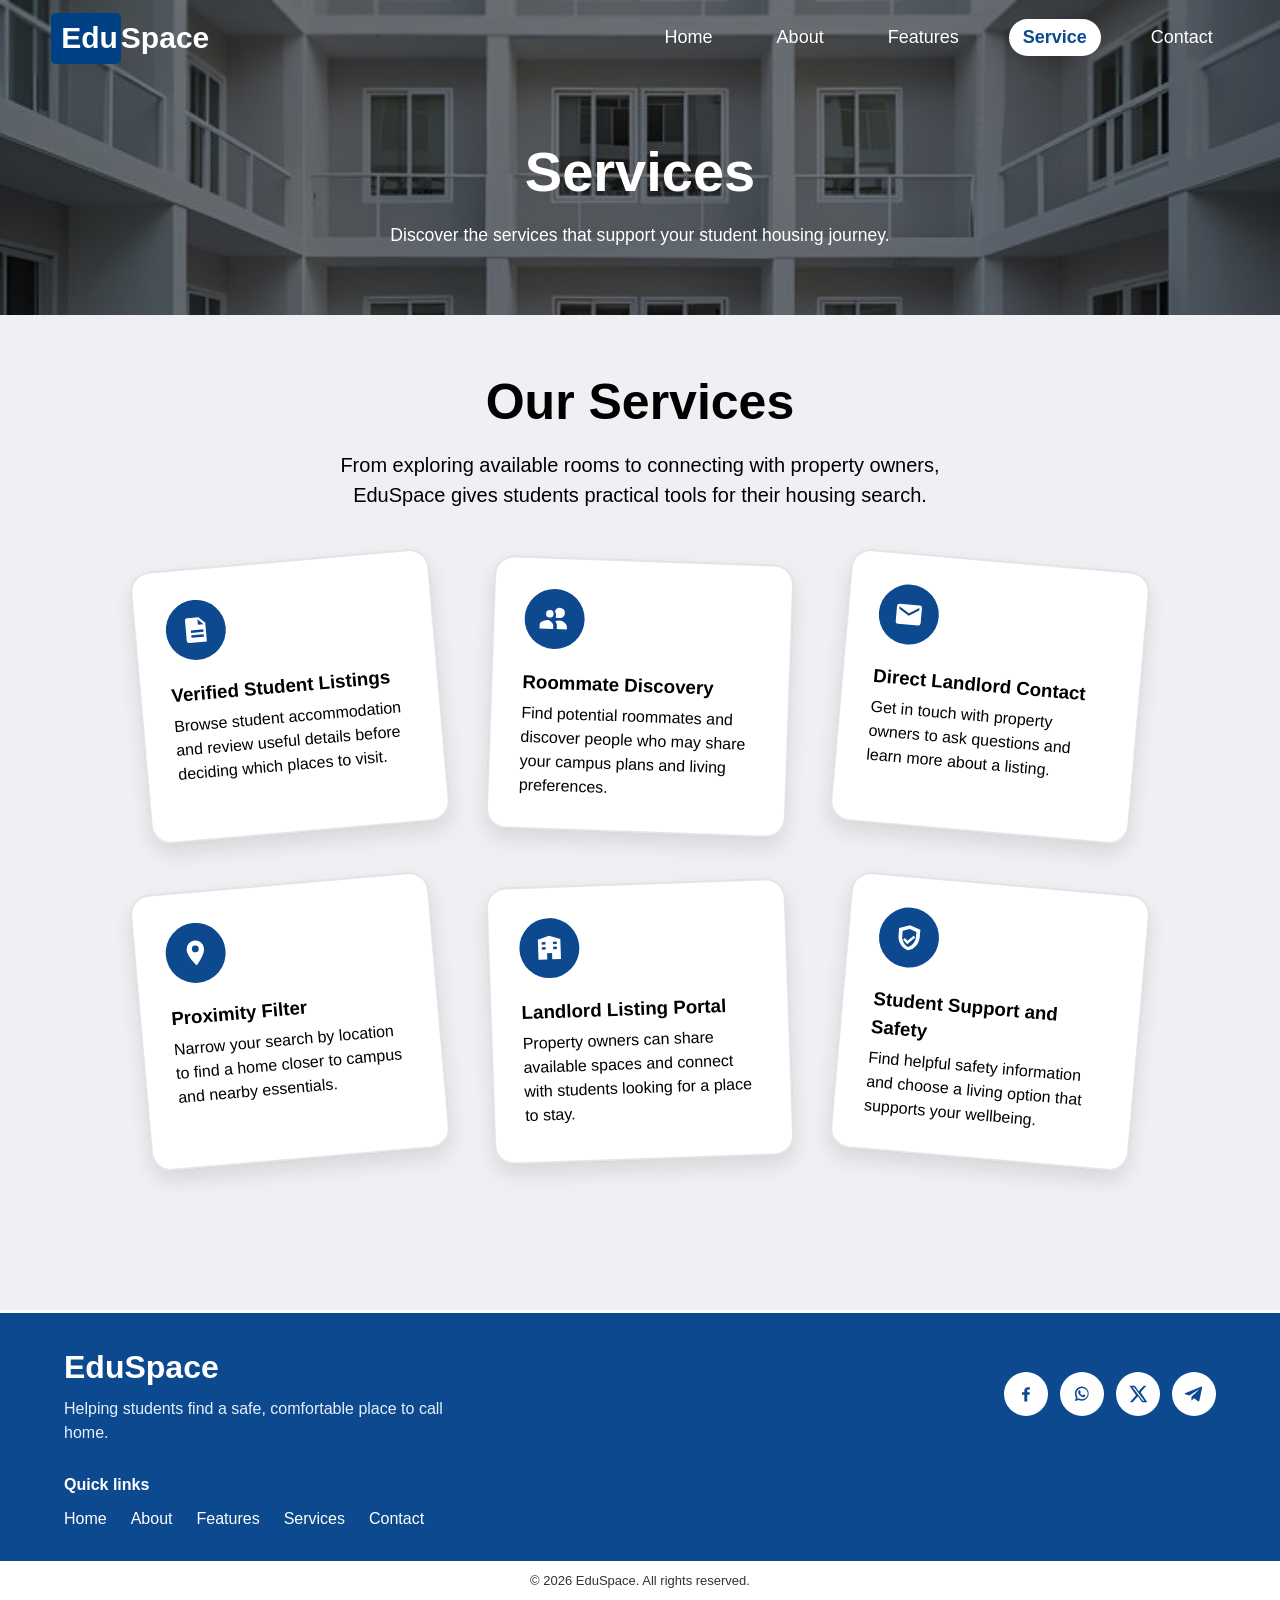
<file: pages/services.html>
<!doctype html>
<html lang="en">
  <head>
    <meta charset="UTF-8" />
    <meta name="viewport" content="width=device-width, initial-scale=1.0" />
    <link rel="stylesheet" href="/styles/style.css" />
    <link rel="stylesheet" href="/styles/about.css" />
    <link rel="stylesheet" href="/styles/services.css" />

    <link rel="stylesheet" href="/styles/responsiveness/large_screen.css" />
    <link rel="stylesheet" href="/styles/responsiveness/small_screen.css" />
    <link rel="stylesheet" href="/styles/responsiveness/services.css" />
    <title>EduSpace | Services Page</title>
  </head>
  <body class="interior-page">
    <header>
      <nav>
        <div class="logo"><span class="logo-half">Edu</span>Space</div>
        <input class="menu-checkbox" type="checkbox" id="menu-toggle" />
        <label class="menu-toggle" for="menu-toggle" aria-label="Toggle navigation">
          <span></span>
          <span></span>
          <span></span>
        </label>

        <ul>
          <li><a href="index.html">Home</a></li>
          <li><a href="/pages/about.html">About</a></li>
          <li><a href="/pages/features.html">Features</a></li>
          <li><a href="/pages/services.html" aria-current="page">Service</a></li>
          <li><a href="/pages/contact.html">Contact</a></li>
        </ul>
      </nav>
    </header>

    <section class="about-hero">
      <div class="bg-layer">
        <div class="hero-content">
          <div class="hero-text">
            <h1 class="h1-text">Services</h1>
            <p>Discover the services that support your student housing journey.</p>
          </div>
        </div>
      </div>
    </section>

    <!-- Features Listing -->
    <section class="services-listing">
      <div class="section-container">
        <div class="section-header">
          <h2 class="h2-text">Our Services</h2>
          <p class="p-text">
            From exploring available rooms to connecting with property owners,
            EduSpace gives students practical tools for their housing search.
          </p>
        </div>

        <div class="services-listing-container">
          <div class="card">
            <div class="card-icon">
              <div class="icon"><svg viewBox="0 0 24 24" aria-hidden="true"><path d="M6 2h9l5 5v15H6a2 2 0 0 1-2-2V4a2 2 0 0 1 2-2zm8 1.5V8h4.5L14 3.5zM8 12v2h10v-2H8zm0 4v2h10v-2H8z"/></svg></div>
            </div>
            <div class="card-content">
              <h3 class="h3-text">Verified Student Listings</h3>
            </div>
            <div class="card-para">
              <p>
                Browse student accommodation and review useful details before
                deciding which places to visit.
              </p>
            </div>
          </div>
          <div class="card">
            <div class="card-icon">
              <div class="icon"><svg viewBox="0 0 24 24" aria-hidden="true"><path d="M16 11a4 4 0 1 0-3.9-4.9A5.8 5.8 0 0 1 13 9c0 .7-.1 1.3-.3 1.9L13 11h3zm-8 0a3 3 0 1 0 0-6 3 3 0 0 0 0 6zm8 2c-1.3 0-2.5.3-3.4.9A5.9 5.9 0 0 1 14 18v2h8v-2c0-2.8-3.6-5-6-5zM8 13c-2.7 0-8 1.3-8 4v3h11v-3c0-2.7-5.3-4-3-4z"/></svg></div>
            </div>
            <div class="card-content">
              <h3 class="h3-text">Roommate Discovery</h3>
            </div>
            <div class="card-para">
              <p>
                Find potential roommates and discover people who may share your
                campus plans and living preferences.
              </p>
            </div>
          </div>
          <div class="card">
            <div class="card-icon">
              <div class="icon"><svg viewBox="0 0 24 24" aria-hidden="true"><path d="M20 4H4a2 2 0 0 0-2 2v12a2 2 0 0 0 2 2h16a2 2 0 0 0 2-2V6a2 2 0 0 0-2-2zm0 4-8 5-8-5V6l8 5 8-5v2z"/></svg></div>
            </div>
            <div class="card-content">
              <h3 class="h3-text">Direct Landlord Contact</h3>
            </div>
            <div class="card-para">
              <p>
                Get in touch with property owners to ask questions and learn
                more about a listing.
              </p>
            </div>
          </div>
          <div class="card">
            <div class="card-icon">
              <div class="icon"><svg viewBox="0 0 24 24" aria-hidden="true"><path d="M12 2a7 7 0 0 0-7 7c0 5.2 7 13 7 13s7-7.8 7-13a7 7 0 0 0-7-7zm0 9.5A2.5 2.5 0 1 1 12 6a2.5 2.5 0 0 1 0 5.5z"/></svg></div>
            </div>
            <div class="card-content">
              <h3 class="h3-text">Proximity Filter</h3>
            </div>
            <div class="card-para">
              <p>
                Narrow your search by location to find a home closer to campus
                and nearby essentials.
              </p>
            </div>
          </div>
          <div class="card">
            <div class="card-icon">
              <div class="icon"><svg viewBox="0 0 24 24" aria-hidden="true"><path d="M3 21V5l9-3 9 3v16h-7v-5h-4v5H3zm3-12h3V7H6v2zm0 4h3v-2H6v2zm9-4h3V7h-3v2zm0 4h3v-2h-3v2z"/></svg></div>
            </div>
            <div class="card-content">
              <h3 class="h3-text">Landlord Listing Portal</h3>
            </div>
            <div class="card-para">
              <p>
                Property owners can share available spaces and connect with
                students looking for a place to stay.
              </p>
            </div>
          </div>
          <div class="card">
            <div class="card-icon">
              <div class="icon"><svg viewBox="0 0 24 24" aria-hidden="true"><path d="M12 2 3.5 5v6.1c0 5.2 3.6 9.9 8.5 11.1 4.9-1.2 8.5-5.9 8.5-11.1V5L12 2zm0 3.1 5.5 1.9v4.1c0 3.7-2.3 7.2-5.5 8.4-3.2-1.2-5.5-4.7-5.5-8.4V7l5.5-1.9zm-1 9.6-2.2-2.2-1.4 1.4 3.6 3.6 6-6-1.4-1.4-4.6 4.6z"/></svg></div>
            </div>
            <div class="card-content">
              <h3 class="h3-text">Student Support and Safety</h3>
            </div>
            <div class="card-para">
              <p>
                Find helpful safety information and choose a living option that
                supports your wellbeing.
              </p>
            </div>
          </div>
        </div>
      </div>
    </section>

    <!-- Footer section -->
    <footer>
      <div class="footer-container">
        <div class="footer-head">
          <div class="footer-brand">
            <h1>EduSpace</h1>
            <p>Helping students find a safe, comfortable place to call home.</p>
          </div>
          <div class="sm-icons">
            <ul>
              <a href="https://www.facebook.com/" target="_blank" rel="noopener noreferrer" aria-label="Visit Facebook">
                <li>
                  <svg viewBox="0 0 24 24" aria-hidden="true"><path d="M13.5 21v-8h2.7l.4-3h-3.1V8.1c0-.9.3-1.5 1.6-1.5h1.6V3.9c-.3 0-1.3-.1-2.5-.1-2.5 0-4.2 1.5-4.2 4.3V10H7.2v3h2.8v8h3.5z"/></svg>
                </li>
              </a>
              <a href="https://www.whatsapp.com/" target="_blank" rel="noopener noreferrer" aria-label="Visit WhatsApp">
                <li>
                  <svg viewBox="0 0 24 24" aria-hidden="true"><path d="M12 3a8.5 8.5 0 0 0-7.3 12.9L3.5 20.5l4.7-1.2A8.5 8.5 0 1 0 12 3zm0 15.4a6.8 6.8 0 0 1-3.5-1l-.3-.2-2.1.6.6-2-.2-.3A6.8 6.8 0 1 1 12 18.4zm3.7-5.1c-.2-.1-1.2-.6-1.4-.6s-.3-.1-.5.1-.5.6-.7.7-.2.2-.4.1a5.6 5.6 0 0 1-1.7-1.1 6.3 6.3 0 0 1-1.2-1.5c-.1-.2 0-.3.1-.4l.3-.4.2-.3c.1-.1 0-.3 0-.4s-.5-1.2-.7-1.6-.4-.3-.5-.3h-.4c-.1 0-.4.1-.6.3s-.8.8-.8 1.9.8 2.2.9 2.4a9.1 9.1 0 0 0 3.5 3.1c.5.2.9.4 1.2.4.5.2 1 .1 1.4.1s1.2-.5 1.3-1 .2-1 .1-1.1-.2-.2-.4-.3z"/></svg>
                </li>
              </a>
              <a href="https://x.com/" target="_blank" rel="noopener noreferrer" aria-label="Visit X">
                <li>
                  <svg viewBox="0 0 24 24" aria-hidden="true"><path d="M18.9 2H22l-6.8 7.8L23.2 22h-6.3L12 14.6 5.5 22H2.3l7.3-8.4L1.8 2h6.5l4.5 6.8L18.9 2zm-1.1 18h1.7L7.3 3.9H5.5L17.8 20z"/></svg>
                </li>
              </a>
              <a href="https://telegram.org/" target="_blank" rel="noopener noreferrer" aria-label="Visit Telegram">
                <li>
                  <svg viewBox="0 0 24 24" aria-hidden="true"><path d="m21.8 4.2-3.3 15.5c-.2 1.1-.8 1.4-1.7.9l-4.7-3.5-2.3 2.2c-.3.3-.5.5-1 .5l.3-4.8 8.8-8c.4-.3-.1-.5-.6-.2L6.4 13.7l-4.7-1.5c-1-.3-1-1 .2-1.5L20.3 3.4c.9-.3 1.7.2 1.5.8z"/></svg>
                </li>
              </a>
            </ul>
          </div>
        </div>
        <nav class="footer-links" aria-label="Quick links">
          <h2>Quick links</h2>
          <ul>
            <li><a href="/index.html">Home</a></li>
            <li><a href="/pages/about.html">About</a></li>
            <li><a href="/pages/features.html">Features</a></li>
            <li><a href="/pages/services.html">Services</a></li>
            <li><a href="/pages/contact.html">Contact</a></li>
          </ul>
        </nav>
      </div>
      <div class="footer-copy">&copy; 2026 EduSpace. All rights reserved.</div>
    </footer>
  </body>
</html>
</file>
<file: styles/style.css>
* {
  margin: 0;
  padding: 0;
  box-sizing: border-box;
  font-family: "Segoe UI", Tahoma, Geneva, Verdana, sans-serif;
  border: none;
  list-style: none;
  line-height: 1.5;
}

img {
  max-width: 100%;
  display: block;
}

/* Section default style */
section .section-container {
  padding: 50px 0 150px 0;
  display: flex;
  flex-direction: column;
  align-items: center;
  justify-content: center;
}

body {
  background-color: #eff0f3;
}
header {
  display: flex;
  flex-direction: row;
  /* padding-top: 3rem; */
  /* margin-left: 20rem; */
  /* margin-right: 20rem; */
  position: absolute;
  top: 0;
  left: 0;
  right: 0;
}
header .logo {
  font-weight: bold;
  font-size: 30px;
  color: #004085;
}
.logo-half {
  padding: 8px 3px 10px 10px;
  border-radius: 5px;
  background-color: #004085;
}

header nav {
  display: flex;
  align-items: center;
  justify-content: space-between;
  padding: 15px clamp(1rem, 4vw, 13rem);
  width: 100%;
  flex-direction: row;
  background-color: #fff;
  min-height: 3rem;
  gap: 1rem;
}
header nav ul {
  display: flex;
  flex-direction: row;
  gap: 2rem;
  flex-wrap: wrap;
  justify-content: center;
}

header nav ul a {
  text-decoration: none;
  font-size: 18px;
  color: #000;
  padding: 5px 14px;
  border-radius: 999px;
  transition:
    background-color 0.2s ease,
    color 0.2s ease;
}
header nav ul a:hover,
header nav ul a:focus-visible {
  font-weight: bold;
  background-color: #e8f0fb;
  color: #004085;
}
header nav ul a[aria-current="page"] {
  background-color: rgb(13, 73, 143);
  color: #fff;
  font-weight: bold;
}
header nav ul a:focus-visible {
  outline: 2px solid currentColor;
  outline-offset: 3px;
}
header nav ul li {
  display: flex;
  margin: 2px;
  flex-direction: row;
  justify-content: space-around;
}

.menu-checkbox {
  position: absolute;
  width: 1px;
  height: 1px;
  overflow: hidden;
  clip-path: inset(50%);
  white-space: nowrap;
}

.menu-toggle {
  display: none;
}

button {
  cursor: pointer;
  transition:
    transform 0.2s ease,
    filter 0.2s ease,
    box-shadow 0.2s ease;
}

button:hover {
  transform: translateY(-2px);
  filter: brightness(0.9);
  box-shadow: 0 6px 14px rgba(0, 0, 0, 0.18);
}

button:active {
  transform: translateY(0);
  filter: brightness(0.82);
  box-shadow: none;
}

button:focus-visible {
  outline: 3px solid rgba(13, 73, 143, 0.4);
  outline-offset: 3px;
}

.home-page header {
  z-index: 2;
}

.home-page header nav {
  /* background-color: rgba(0, 0, 0, 0.28); */
  background-color: transparent;
  backdrop-filter: blur(1px);
}
.home-page header .logo,
.home-page header nav ul a {
  color: #fff;
}

.home-page header nav ul a:hover,
.home-page header nav ul a:focus-visible {
  background-color: rgba(255, 255, 255, 0.18);
  color: #fff;
}

.home-page header nav ul a[aria-current="page"] {
  background-color: #fff;
  color: rgb(13, 73, 143);
}

.interior-page header {
  z-index: 2;
}

.interior-page header nav {
  background-color: transparent;
  backdrop-filter: blur(1px);
}

.interior-page header .logo,
.interior-page header nav ul a {
  color: #fff;
}

.interior-page header nav ul a:hover,
.interior-page header nav ul a:focus-visible {
  background-color: rgba(255, 255, 255, 0.18);
  color: #fff;
}

.interior-page header nav ul a[aria-current="page"] {
  background-color: #fff;
  color: rgb(13, 73, 143);
}

/* HERO SECTION */
.hero {
  background-image:
    linear-gradient(rgba(0, 0, 0, 0.5), rgba(0, 0, 0, 0.5)),
    url(/assets/new_imgs/image7.jpeg);
  /* url(/assets/new_imgs/image9.jpeg); */
  background-size: cover;
  height: 100vh;
  display: flex;
  justify-content: center;
  align-items: center;
  background-position: center;
}

.bg-layer .hero-text {
  text-align: center;
  display: flex;
  flex-direction: column;
  align-items: center;
  justify-content: center;
}
.h1-text {
  font-size: clamp(2.6rem, 5vw, 5rem);
  font-family: "Segoe UI", Tahoma, Geneva, Verdana, sans-serif;
  color: #fff;
}
.hero .p-text {
  color: #fff !important;
}
.hero-text .p-text {
  /* font-size: 1.2rem; */
  font-size: 20px;
  width: min(900px, 90vw);
}

/* Hero Content */
.hero-content {
  display: flex;
  flex-direction: column;
  justify-content: center;
  align-items: center;
  gap: 2rem;
}

.input-container {
  display: flex;
  width: 600px;
  gap: 2rem;
  flex-wrap: wrap;
  justify-content: center;
}
.hero-content input,
.hero-content button {
  padding: 9px 20px;
  border-radius: 50rem;
  width: min(400px, 100%);
}
.hero-content button {
  color: #fff;
  font-weight: bold;
  font-size: 1.2rem;
  width: 150px;
  background-color: rgb(13, 73, 143);
}

section.house-listing {
  background-color: #eff0f3;
}
section.house-listing .section-header {
  display: flex;
  flex-direction: column;
  text-align: center;
}

section .section-header {
  margin-bottom: 3rem;
  display: flex;
  flex-direction: column;
  align-items: center;
  text-align: center;
}
section .section-header .h2-text {
  font-size: 50px;
  margin-bottom: 10px;
  font-weight: bold;
}

section .section-header .h2-text,
.p-text {
  width: min(600px, 100%);
}
.house-listing .h2-text,
.p-text {
  color: #000 !important;
}

.listing-card-container {
  display: flex;
  align-items: stretch;
  justify-content: center;
  flex-wrap: wrap;
  gap: 3rem;
  /* display: grid; */
  /* grid-template-columns: repeat(2); */
}

.listing-card-container .card {
  width: min(350px, 100%);
  background-color: #fff;
  border-radius: 20px;
}

.listing-card-container .card-img {
  height: 200px;
}

.listing-card-container img {
  border-top-left-radius: 20px;
  border-top-right-radius: 20px;
  width: 100%;

  /* width: fit-content; */
  /* height: fit-content; */
  height: 200px;
}

.card-bottom-content {
  padding: 30px;
}
.card-bottom-content .card-footer {
  margin-top: 30px;
  display: flex;
  flex-direction: row;
  align-items: center;
  justify-content: space-between;
  gap: 1rem;
  flex-wrap: wrap;
}
.card-bottom-content button {
  width: fit-content;
  padding: 10px 30px;
  color: #fff;
  font-weight: bold;
  border-radius: 50px;
  background-color: rgb(13, 73, 143);
}

/* CTA Section */
section.cta-section {
  background-image:
    linear-gradient(rgba(0, 0, 0, 0.5), rgba(0, 0, 0, 0.8)),
    url(/assets/images/image10.jpeg);
  background-size: cover;
  height: 100vh;
  display: flex;
  justify-content: center;
  align-items: center;
  background-position: center;
}

section .cta-container {
  background-color: rgb(13, 73, 143);
  padding: clamp(2rem, 5vw, 5rem);
  display: flex;
  flex-direction: column;
  align-items: center;
  justify-content: center;
  width: min(750px, calc(100% - 2rem));
  border-radius: 20px;
}

section .cta-container .h2-text,
.cta-container .p-text {
  color: #fff !important ;
}
section .cta-container button {
  font-weight: bold;
  font-size: 1.2rem;
  width: 200px;
  border-radius: 50px;
  padding: 12px;
}

/* Footer section style */
footer {
  background-color: rgb(13, 73, 143);
  border-width: 20px;
  border-top: solid #fff;
  /* position: fixed;
  bottom: 0;
  left: 0;
  right: 0; */
}

footer .footer-container {
  padding: 30px clamp(1.5rem, 5vw, 9.375rem);
  display: flex;
  flex-direction: column;
}
footer .footer-head {
  display: flex;
  flex-direction: row;
  justify-content: space-between;
  align-items: center;
  color: #fff;
  gap: 1rem;
  flex-wrap: wrap;
}

footer .footer-brand {
  max-width: 380px;
}

footer .footer-brand p {
  margin-top: 6px;
  color: #e6efff;
}

footer .footer-links {
  margin-top: 28px;
  color: #fff;
}

footer .footer-links h2 {
  margin-bottom: 10px;
  font-size: 1rem;
}

footer .footer-links ul {
  display: flex;
  flex-wrap: wrap;
  gap: 10px 24px;
}

footer .footer-links a {
  color: #fff;
  text-decoration: none;
}

footer .footer-links a:hover,
footer .footer-links a:focus-visible {
  text-decoration: underline;
}

footer .sm-icons ul {
  display: flex;
  flex-direction: row;
  gap: 12px;
}
footer .sm-icons ul li {
  display: flex;
  align-items: center;
  justify-content: center;
  width: 44px;
  height: 44px;
  border-radius: 500px;
  background-color: #fff;
  color: rgb(13, 73, 143);
  transition:
    background-color 0.2s ease,
    color 0.2s ease,
    transform 0.2s ease;
}
footer .sm-icons a {
  display: inline-flex;
  border-radius: 50%;
}
footer .sm-icons a:hover li,
footer .sm-icons a:focus-visible li {
  background-color: #ffd43b;
  color: #173b65;
  transform: translateY(-3px);
}
footer .sm-icons a[aria-label="Visit Facebook"]:hover li,
footer .sm-icons a[aria-label="Visit Facebook"]:focus-visible li {
  background-color: #1877f2;
  color: #fff;
}
footer .sm-icons a[aria-label="Visit WhatsApp"]:hover li,
footer .sm-icons a[aria-label="Visit WhatsApp"]:focus-visible li {
  background-color: #25d366;
  color: #fff;
}
footer .sm-icons a[aria-label="Visit X"]:hover li,
footer .sm-icons a[aria-label="Visit X"]:focus-visible li {
  background-color: #111;
  color: #fff;
}
footer .sm-icons a[aria-label="Visit Telegram"]:hover li,
footer .sm-icons a[aria-label="Visit Telegram"]:focus-visible li {
  background-color: #229ed9;
  color: #fff;
}
footer .sm-icons a:focus-visible {
  outline: 2px solid #fff;
  outline-offset: 3px;
}
footer .sm-icons svg {
  width: 20px;
  height: 20px;
  fill: currentColor;
}

footer .footer-copy {
  background-color: #fff;
  text-align: center;
  padding: 10px;
  font-size: small;
  color: #333;
}

/* Popover Main Window Styles */
#hostel-popover {
  border: none;
  border-radius: 12px;
  box-shadow: 0 20px 40px rgba(0, 0, 0, 0.25);
  padding: 0;
  max-width: 800px;
  width: 90%;
  overflow: hidden;
  background-color: #ffffff;

  /* Center the popover cleanly on screen */
  margin: auto;
}

/* Two-Column Layout */
.popover-container {
  display: flex;
  flex-direction: row;
  min-height: 400px;
}

/* Left Image Box */
.popover-media {
  flex: 1;
  background-color: #f0f0f0;
}

.popover-media img {
  width: 100%;
  height: 100%;
  object-fit: cover;
  display: block;
}

/* Right Content Box */
.popover-content {
  flex: 1.2;
  padding: 32px;
  display: flex;
  flex-direction: column;
  justify-content: space-between;
}

/* Typography & Details */
.popover-header h2 {
  margin: 0 0 6px 0;
  font-size: 1.6rem;
  color: #1a1a1a;
  font-family: sans-serif;
}

.rating {
  font-size: 0.95rem;
  color: #e67e22;
  font-weight: bold;
}

.popover-description {
  color: #555555;
  font-size: 0.95rem;
  line-height: 1.6;
  margin: 20px 0;
}

/* Dimmed & Blurred Page Overlay */
#hostel-popover::backdrop {
  background-color: rgba(0, 0, 0, 0.4);
  backdrop-filter: blur(4px);
}

/* Buttons */
.close-btn {
  background-color: #0056b3;
  color: #ffffff;
  border: none;
  padding: 10px 24px;
  font-size: 0.95rem;
  font-weight: 600;
  border-radius: 6px;
  cursor: pointer;
  align-self: flex-start;
}

.close-btn:hover {
  background-color: #004085;
}

/* Mobile Responsiveness (Stacked columns on small screens) */
@media (max-width: 650px) {
  .popover-container {
    flex-direction: column;
  }
  .popover-media {
    height: 200px;
  }
}
</file>
<file: styles/responsiveness/large_screen.css>
@media (max-width: 900px) {
  header {
    position: absolute;
    z-index: 2;
  }

  header nav {
    flex-direction: row;
    padding: 0.75rem clamp(1rem, 4vw, 2rem);
  }

  .hero {
    height: auto;
    min-height: 100vh;
  }

  .hero .bg-layer {
    padding: 5rem 1rem 4rem;
  }

  .contact-hero {
    min-height: 30vh;
  }

  .listing-card-container {
    flex-direction: column;
  }

  .card-bottom-content .card-footer {
    justify-content: center;
  }
}
</file>
<file: styles/responsiveness/small_screen.css>
@media (max-width: 650px) {
  header nav {
    display: grid;
    grid-template-columns: 1fr auto;
    align-items: center;
  }

  header nav .menu-toggle {
    display: flex;
    flex-direction: column;
    justify-content: center;
    gap: 5px;
    width: 44px;
    height: 44px;
    cursor: pointer;
  }

  .menu-toggle span {
    width: 26px;
    height: 2px;
    background-color: #000;
    transition:
      transform 0.2s ease,
      opacity 0.2s ease;
  }

  .interior-page .menu-toggle span {
    background-color: #fff;
  }

  .menu-checkbox:focus-visible + .menu-toggle {
    outline: 2px solid rgb(13, 73, 143);
    outline-offset: 3px;
  }

  .interior-page .menu-checkbox:focus-visible + .menu-toggle {
    outline-color: #fff;
  }

  .menu-checkbox:checked + .menu-toggle span:first-child {
    transform: translateY(7px) rotate(45deg);
  }

  .menu-checkbox:checked + .menu-toggle span:nth-child(2) {
    opacity: 0;
  }

  .menu-checkbox:checked + .menu-toggle span:last-child {
    transform: translateY(-7px) rotate(-45deg);
  }

  header nav ul {
    display: none;
    grid-column: 1 / -1;
    flex-direction: column;
    align-items: stretch;
    gap: 0;
    width: 100%;
  }

  .menu-checkbox:checked ~ ul {
    display: flex;
  }

  header nav ul li {
    margin: 0;
  }

  header nav ul a {
    display: block;
    padding: 0.75rem 0;
  }

  .hero-content {
    width: 100%;
  }

  .hero-text .p-text,
  section .section-header .p-text {
    width: min(100%, 90vw);
  }

  .input-container {
    flex-direction: column;
    width: min(100%, 400px);
  }

  .hero-content input,
  .hero-content button {
    width: 100%;
  }

  section .section-header .h2-text {
    font-size: 2.4rem;
  }

  .listing-card-container .card {
    width: min(100%, 350px);
  }

  .card-bottom-content {
    padding: 20px;
  }

  /* Section Container */
  .section-container {
    padding: 0 20px !important;
  }

  .mission .section-container {
    display: grid !important;
    grid-template-columns: repeat(1, 1fr) !important;
    margin: 0;
    padding: 0 20px !important;
    gap: 0px !important;
  }

  .about .about-img-container {
    display: none !important;
  }

  .mission .about-img-container img {
    border-radius: 10px;
  }

  .about .section-container {
    padding: 20px;
    justify-content: start;
    align-items: start;
    flex-direction: column;
    height: fit-content;
    margin: 0;
  }
  .section-header .h2-text {
    text-align: left !important;
  }
  .section-container .p-text {
    text-align: left;
    font-size: small !important;
  }
  .mission .mission-img-container img,
  .about .about-img-container img {
    display: none;
    margin: 0;
  }

  footer .footer-head {
    flex-direction: column;
    text-align: center;
    justify-content: center;
  }

  footer .footer-container {
    padding: 30px 20px;
  }

  footer .footer-links ul {
    justify-content: center;
    gap: 10px 18px;
  }
}
</file>
<file: styles/responsiveness/home.css>
@media (max-width: 900px) {
  .home-page header {
    position: absolute;
  }

  .home-page header nav {
    flex-direction: row;
    padding: 0.75rem clamp(1rem, 4vw, 2rem);
  }

  .home-page .hero {
    min-height: 100vh;
    height: auto;
  }

  .home-page .bg-layer {
    padding: 6rem 1rem 4rem;
  }
}

@media (max-width: 900px) {
  .hero-content {
    padding: 2rem 1rem;
  }

  .hero-text .p-text {
    max-width: 700px;
  }

  .listing-card-container {
    align-items: center;
    gap: 2rem;
  }

  .listing-card-container .card {
    width: min(100%, 420px);
  }

  .cta-container {
    width: min(100%, 750px);
  }
}

@media (max-width: 650px) {
  .home-page header {
    position: absolute;
  }

  .home-page header nav {
    display: grid;
    grid-template-columns: 1fr auto;
    flex-direction: row;
    align-items: center;
  }

  .home-page header nav ul {
    grid-column: 1 / -1;
  }

  .home-page header nav ul a {
    padding: 0.75rem 1rem;
  }

  .home-page .bg-layer {
    padding-top: 7rem;
  }

  .hero {
    min-height: 80vh;
  }

  .hero-content {
    gap: 1.5rem;
  }

  .hero-text .h1-text {
    font-size: clamp(2.2rem, 11vw, 3.5rem);
  }

  .house-listing .section-container {
    padding-top: 40px !important;
    padding-bottom: 60px !important;
  }

  .listing-card-container {
    width: 100%;
    gap: 1.5rem;
  }

  .listing-card-container .card {
    width: min(100%, 400px);
  }

  .cta-container {
    padding: 30px 20px;
  }
}
</file>
<file: styles/about.css>
.about-hero {
   background-image:
    linear-gradient(rgba(0, 0, 0, 0.5), rgba(0, 0, 0, 0.5)),
    url(/assets/images/image10.jpeg);
  background-size: cover;
  background-position: center;
  min-height: 35vh;
  display: flex;
  justify-content: center;
  align-items: center;
  padding: 5rem 1rem 1rem;
}

.about-hero .hero-text p {
  width: min(650px, 90vw);
  margin-top: 0.5rem;
  color: #fff;
  font-size: 1.1rem;
  text-align: center;
}

.about-hero .hero-text .h1-text{
  color: #fff;
  font-size: clamp(2.2rem, 5vw, 3.5rem);
  text-align: center;}
.about-us .about{
  background-color: #eff0f3 !important;
}

.about-us .section-container {
  display: flex;
  flex-direction: row;
  padding: 0;
  height: 100vh;
  gap: 5rem;
}
section.about-us .section-header .h2-text,
.about-us .p-text {
  text-align: end;
  color: #000 !important;
}
section.about-us .section-header .p-text{
font-size: 20px;
}

.about .about-img-container img {
  height: fit-content;
  width: 1300px;
  margin: 0;
}
.mission .about-img-container {
  width: 100%;
  /* display: flex; */
  /* gap: 0 !important; */
  /* justify-content: center !important; */
}
.mission .about-img-container img {
  /* height: fit-content;
  width: 100%;
  height: 500px;
  */
  border-radius: 20px;
}
section.mission .section-container{
  /* height: 500px; */
  padding: 100px 200px;
  display: grid;
    grid-template-columns: repeat(2, 1fr);
}

/* Mission Section */
section.mission {
  background-color: rgb(13, 73, 143);
}
section.mission .section-container {
  flex-direction: row-reverse !important;
}

section.mission .section-header .h2-text,
.mission .p-text {
  color: #fff !important;
  text-align: left;
}
</file>
<file: styles/responsiveness/about.css>
@media (max-width: 900px) {
  .about-us .section-container {
    height: auto;
    gap: 2rem;
    padding: 60px 6vw;
  }

  .about .about-img-container,
  .about .section-header {
    flex: 1;
    min-width: 0;
  }

  .about .about-img-container img {
    width: 100%;
    height: auto;
    object-fit: cover;
    border-radius: 16px;
  }

  section.mission .section-container {
    padding: 60px 6vw;
    grid-template-columns: repeat(2, minmax(0, 1fr));
    gap: 2rem;
  }

  .mission .about-img-container img {
    width: 100%;
    height: auto;
    object-fit: cover;
  }
}

@media (max-width: 650px) {
  .about-hero {
    height: auto;
    min-height: 220px;
    padding: 6rem 1rem 2rem;
  }

  .about-us .section-container,
  section.mission .section-container {
    display: flex !important;
    flex-direction: column !important;
    height: auto;
    padding: 45px 20px !important;
    gap: 1.5rem;
  }

  .about .about-img-container {
    display: block !important;
    width: 100%;
  }

  .about .about-img-container img,
  .mission .about-img-container img {
    display: block;
    width: 100%;
    max-height: 280px;
    object-fit: cover;
  }

  section.about-us .section-header .h2-text,
  .about-us .p-text,
  section.mission .section-header .h2-text,
  .mission .p-text {
    text-align: left;
  }
}
</file>
<file: styles/contact.css>
.contact-hero {
  background-image:
    linear-gradient(rgba(0, 0, 0, 0.5), rgba(0, 0, 0, 0.5)),
    url(/assets/images/image10.jpeg);
  background-size: cover;
  background-position: center;
  min-height: 35vh;
  display: flex;
  justify-content: center;
  align-items: center;
  padding: 5rem 1rem 1rem;
}

.contact-hero h1 {
  color: #fff;
  font-size: clamp(2.2rem, 5vw, 3.5rem);
  text-align: center;
}

.contact-hero p {
  color: #fff;
  font-size: 1.1rem;
  text-align: center;
  width: min(600px, 90vw);
  margin-top: 0.5rem;
}

.contact-section {
  width: 100%;
  justify-content: center;
  align-items: flex-start;
  padding: 0rem 15rem;
  margin-top: 0;
  margin-bottom: 50px;
  height: auto;
}
.contact-section .section-header .h2-text,
.contact-section .section-header{
  text-align: left;
  width: 100%;
  padding: 0;
  margin: 0;
}
.contact-section .section-container {
  padding: 0;
  justify-content: space-between;
  align-items: center;
  flex-direction: column;
  width: 100%;
}
.contact-section .section-container .contact-body-content {
  display: flex;
  flex-direction: row;
  justify-content: space-between;
  width: 100%;
  gap: 0;
  margin-top: 20px;
  border-radius: 12px;
}
.contact-section .section-header {
  text-align: left;
}

/* .contact-section .section-container */
.contact-section form {
  display: flex;
  flex-direction: column;
  gap: 2rem;
}
.contact-section form input,
.contact-section form textarea {
  padding: 10px;
  width: 500px;
  border: 1px solid #cbd5e1;
  border-radius: 10px;
  background-color: #fff;
  color: #1f2937;
  font: inherit;
}

.contact-section form input:focus,
.contact-section form textarea:focus {
  border-color: rgb(13, 73, 143);
  outline: 3px solid rgba(13, 73, 143, 0.15);
}

.contact-section form textarea {
  resize: vertical;
}

.contact-section button {
  background-color: rgb(13, 73, 143);
  width: fit-content;
  font-size: 20px;
  padding: 10px 50px;
  margin-top: 30px;
  color: #fff;
  font-weight: bold;
  border-radius: 8px;
  cursor: pointer;
}

.contact-section button:hover,
.contact-section button:focus-visible {
  background-color: #0a3d79;
}

.contact-section .form-right-content ul {
  font-size: 1.25rem;
  display: flex;
  flex-direction: column;
  gap: 30px;
  color: #173b65;
  /* padding: 24px; */
  border-radius: 10px;

}

.contact-section .form-right-content li {
  display: flex;
  align-items: center;
  gap: 12px;
}

.contact-section .form-right-content svg {
  width: 24px;
  height: 24px;
  flex: 0 0 24px;
  fill: currentColor;
}

.contact-section .form-right-content a {
  color: inherit;
  text-decoration: none;
}

.contact-section .form-right-content a:hover,
.contact-section .form-right-content a:focus-visible {
  text-decoration: underline;
}
</file>
<file: styles/responsiveness/contact.css>
@media (max-width: 1100px) {
  .contact-section {
    padding-right: 7vw;
    padding-left: 7vw;
  }

  .contact-section form input,
  .contact-section form textarea {
    width: min(42vw, 500px);
  }
}

@media (max-width: 700px) {
  .contact-section {
    margin-top: 0;
    padding: 0 20px 40px;
  }

  .contact-section .section-container {
    align-items: stretch;
  }

  .contact-section .section-container .contact-body-content {
    flex-direction: column;
    gap: 1.5rem;
    padding: 20px;
  }

  .contact-section .form-left-content,
  .contact-section .form-right-content {
    width: 100%;
  }

  .contact-section form {
    gap: 1rem;
  }

  .contact-section form input,
  .contact-section form textarea {
    width: 100%;
  }

  .contact-section button {
    margin-top: 1rem;
  }

  .contact-section .form-right-content ul {
    font-size: 1rem;
    gap: 1rem;
    overflow-wrap: anywhere;
  }
}
</file>
<file: styles/features.css>
body{
    /* background-color: red; */
}

section.features-listing .section-container{
    display: flex;
    flex-direction: row-reverse;
    padding: 100px;
    gap: 50px;
}
.features-listing{
    background-color: #eff0f3;
}
.features-listing .section-header .h2-text,
.features-listing .section-header .p-text{
    text-align: left !important;
}
section .section-header .p-text{
    font-size: 20px;
}
section.features-listing .feature-listing-container{
    display: grid;
    grid-template-columns: repeat(2, 1fr);
    gap: 50px;
}

section.features-listing .feature-listing-container .card{
    width: 300px;
    border: solid #000;
    padding: 30px;
    border-radius: 20px;
    /* box-shadow: #000; */
}
.feature-listing-container .card .icon{
    display: flex;
    align-items: center;
    justify-content: center;
    background-color: rgb(13, 73, 143);
    width: 60px;
    height: 60px;
    border-radius: 300px;
    margin-bottom: 20px;
}
.feature-listing-container .card .icon svg {
    width: 30px;
    height: 30px;
    fill: #fff;
}
.feature-listing-container .card .h3-text{
    margin-bottom: 20px;
}
</file>
<file: styles/responsiveness/features.css>
@media (max-width: 1000px) {
  section.features-listing .section-container {
    flex-direction: column;
    gap: 2rem;
    padding: 70px 6vw;
  }

  section.features-listing .feature-listing-container {
    width: 100%;
    grid-template-columns: repeat(2, minmax(0, 1fr));
    gap: 1.5rem;
  }

  section.features-listing .feature-listing-container .card {
    width: 100%;
  }
}

@media (max-width: 650px) {
  section.features-listing .section-container {
    padding: 45px 20px !important;
  }

  section.features-listing .section-header .h2-text,
  section.features-listing .section-header .p-text {
    text-align: left;
  }

  section.features-listing .feature-listing-container {
    grid-template-columns: minmax(0, 1fr);
    gap: 1rem;
  }

  section.features-listing .feature-listing-container .card {
    padding: 24px;
  }
}
</file>
<file: styles/services.css>
body {
  /* background-color: red; */
}

section.services-listing .section-container {
  display: flex;
  flex-direction: column;
  gap: 50px;
}
section.services-listing .section-header{
  margin:0;
}
.services-listing{
  background-color: #eff0f3;
}
/* .services-listing .section-header .h2-text,
.services-listing .section-header .p-text {
  text-align: left !important;
} */
section .section-header .p-text {
  font-size: 20px;
}
section.services-listing .services-listing-container {
  display: grid;
  grid-template-columns: repeat(3, 1fr);
  gap: 50px;
}

section.services-listing .services-listing-container .card {
  width: 300px;
  border: 2px solid rgba(0, 0, 0, 0.1);
  box-shadow: rgba(0, 0, 0, 0.1) 0px 10px 20px;
  padding: 30px;
  background-color: #fff;
  border-radius: 20px;
}

section.services-listing .services-listing-container .card:nth-child(1){
  transform: rotate(-5deg);
}
section.services-listing .services-listing-container .card:nth-child(2){
  transform: rotate(2deg);
}
section.services-listing .services-listing-container .card:nth-child(3){
  transform: rotate(5deg);
}
section.services-listing .services-listing-container .card:nth-child(4){
  transform: rotate(-5deg);
}
section.services-listing .services-listing-container .card:nth-child(5){
  transform: rotate(-2deg);
}
section.services-listing .services-listing-container .card:nth-child(6){
  transform: rotate(5deg);
}

section.services-listing .services-listing-container .card:hover{
  transform: rotate(0deg);
  transition: 0.2s ease-in-out;
}

.services-listing-container .card .icon {
  display: flex;
  align-items: center;
  justify-content: center;
  background-color: rgb(13, 73, 143);
  width: 60px;
  height: 60px;
  border-radius: 300px;
  margin-bottom: 20px;
}
.services-listing-container .card .icon svg {
  width: 30px;
  height: 30px;
  fill: #fff;
}
.services-listing-container .card .h3-text {
  margin-bottom: 5px;
}
</file>
<file: styles/responsiveness/services.css>
@media (max-width: 1100px) {
  section.services-listing .services-listing-container {
    width: 100%;
    grid-template-columns: repeat(2, minmax(0, 1fr));
    gap: 1.5rem;
  }

  section.services-listing .services-listing-container .card {
    width: 100%;
  }
}

@media (max-width: 650px) {
  section.services-listing .section-container {
    padding: 45px 20px !important;
    gap: 1.5rem;
  }

  section.services-listing .services-listing-container {
    grid-template-columns: minmax(0, 1fr);
    gap: 1rem;
  }

  section.services-listing .services-listing-container .card {
    padding: 24px;
  }
}
</file>
